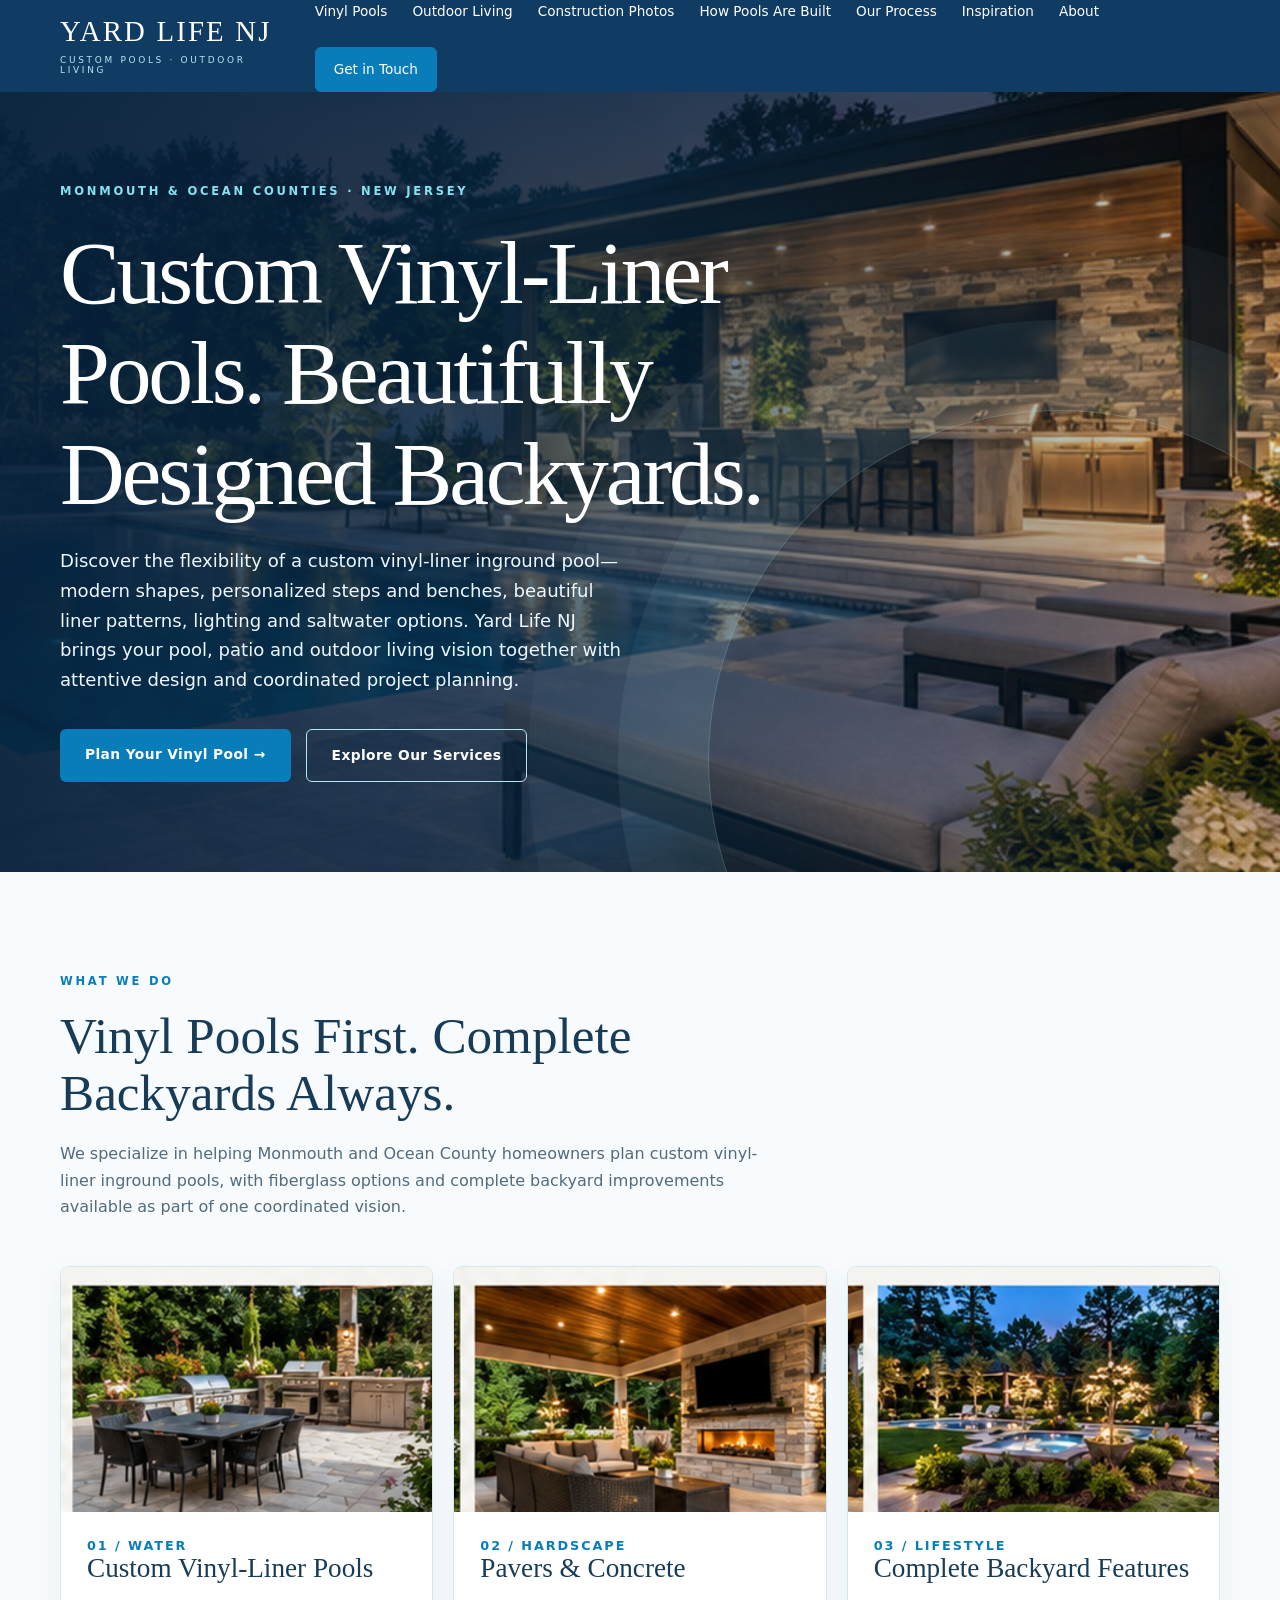
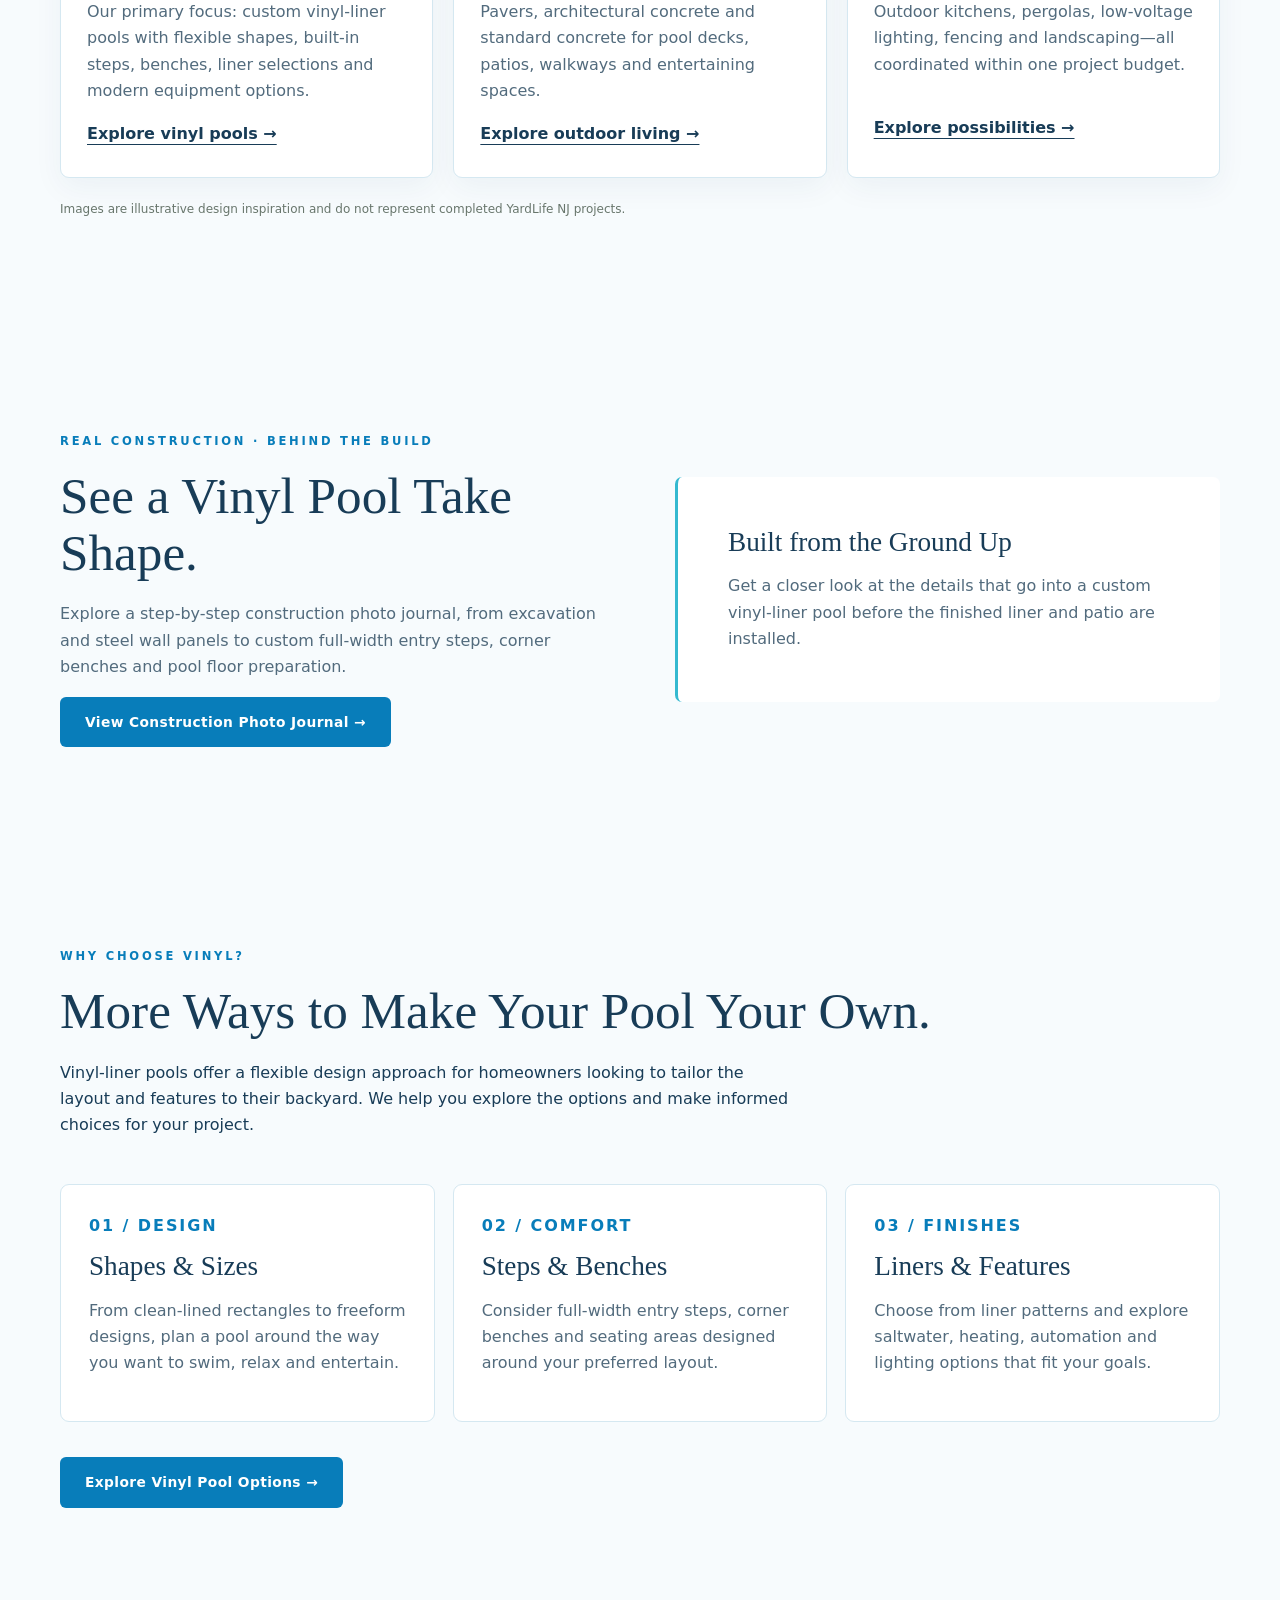
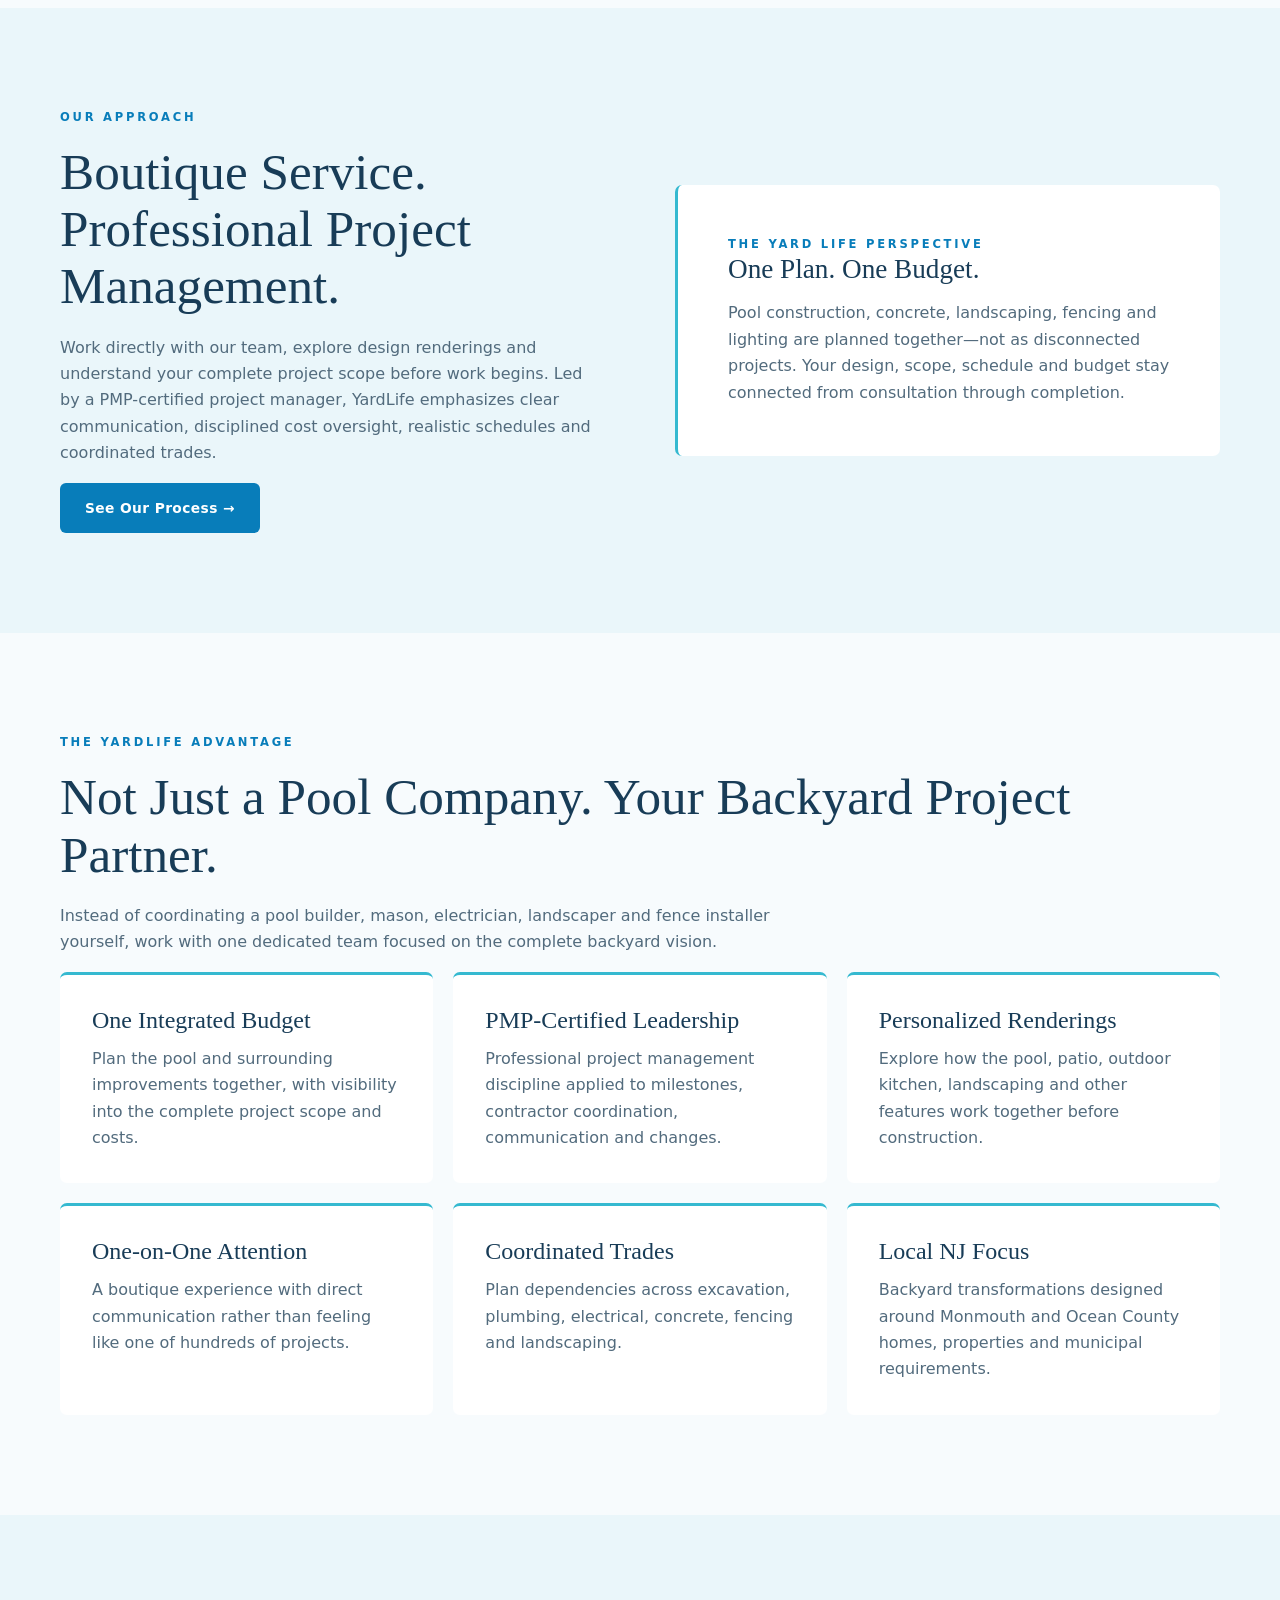
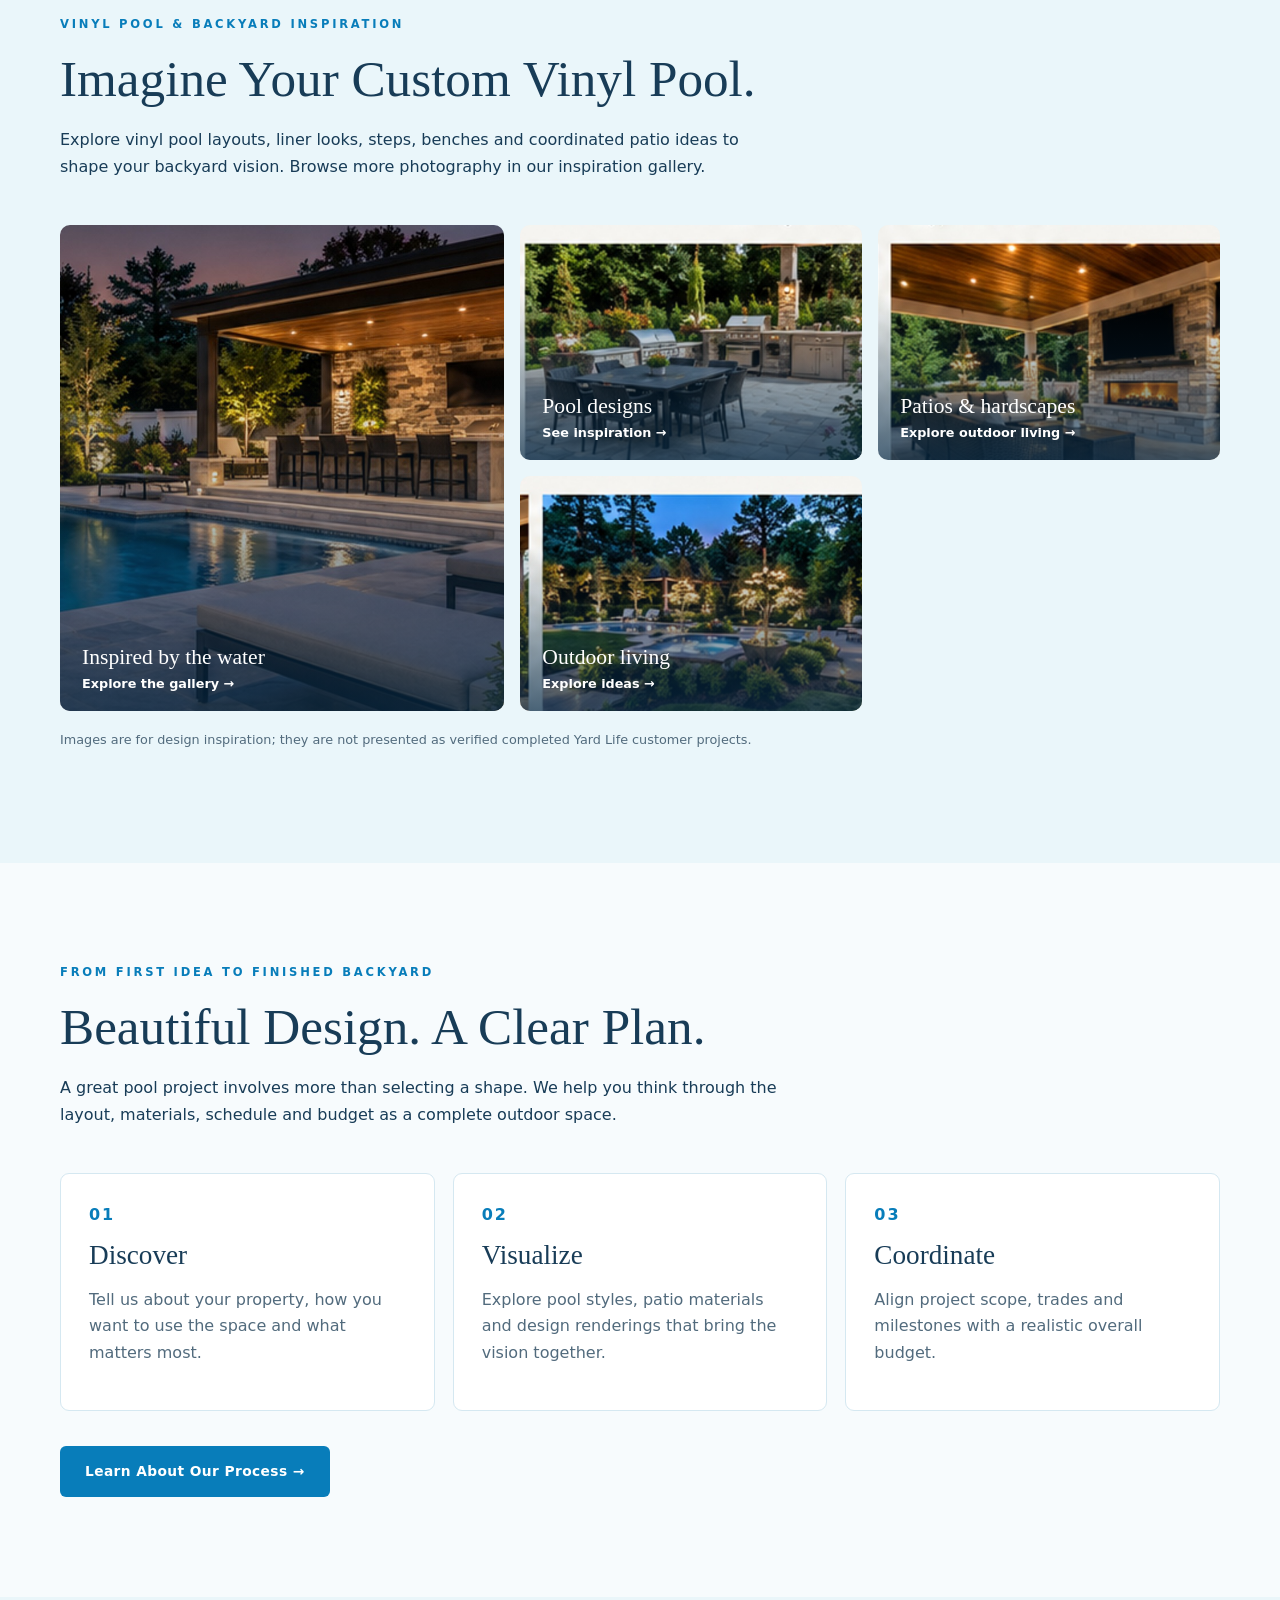
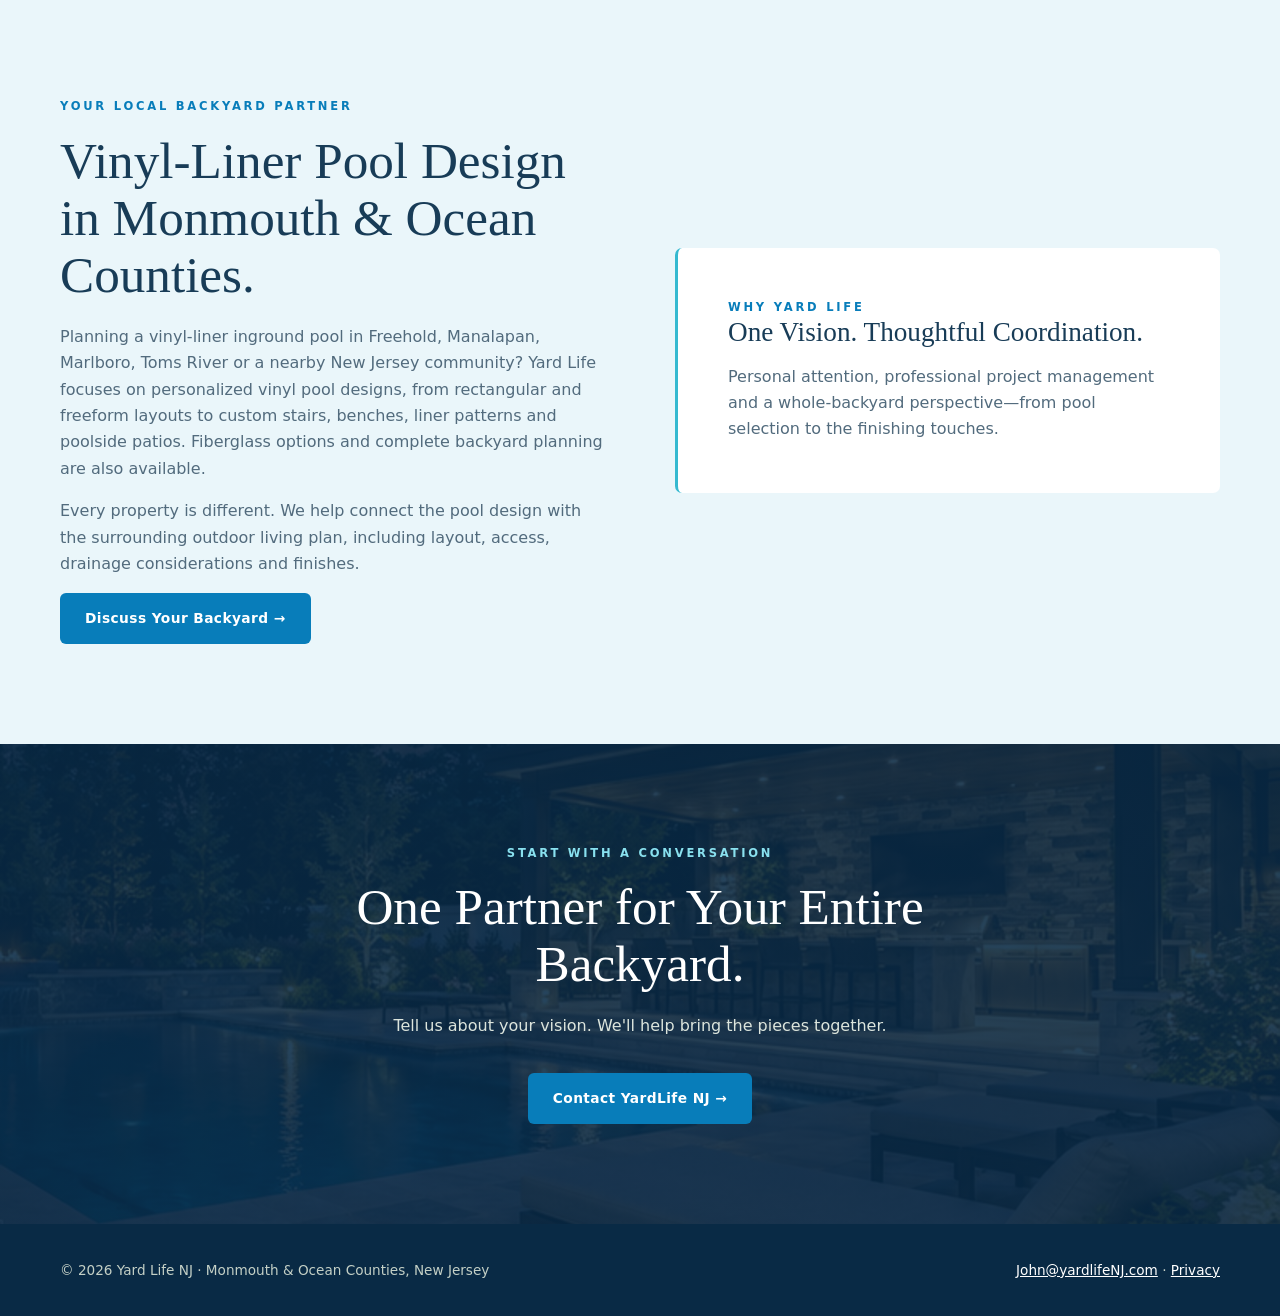
<file: index.html>
<!doctype html>
<html lang="en"><head><meta charset="utf-8"><meta name="viewport" content="width=device-width, initial-scale=1">
<title>Vinyl Liner Pool Builders in Monmouth &amp; Ocean County, NJ | Yard Life</title>
<meta name="description" content="Explore custom vinyl-liner inground pools, steps, benches, saltwater systems and beautiful pool patios with Yard Life NJ, serving Monmouth and Ocean Counties.">
<link rel="canonical" href="https://yardlifenj.com/"><meta name="theme-color" content="#103b60">
<style>
:root{--dark:#14251e;--green:#274c39;--gold:#c6a876;--paper:#f7f5ef;--ink:#223029;--muted:#65736a}*{box-sizing:border-box}html{scroll-behavior:smooth}body{margin:0;background:var(--paper);color:var(--ink);font:16px/1.65 system-ui,-apple-system,Segoe UI,sans-serif}a{color:inherit}a:focus-visible,button:focus-visible{outline:3px solid var(--gold);outline-offset:4px}.wrap{width:min(1160px,calc(100% - 44px));margin:auto}.top{background:var(--dark);color:#fff}.top-inner{min-height:86px;display:flex;align-items:center;justify-content:space-between;gap:24px}.brand{text-decoration:none;font-family:Georgia,serif;font-size:1.8rem;letter-spacing:.075em;line-height:1}.brand small{display:block;font:500 .56rem system-ui;letter-spacing:.3em;margin-top:10px;color:#d8d2c4}.nav{display:flex;align-items:center;gap:25px;flex-wrap:wrap}.nav a{text-decoration:none;font-size:.85rem}.nav a:hover{text-decoration:underline}.nav .contact{border:1px solid #a7aa99;padding:10px 18px}.hero{background:linear-gradient(90deg,rgba(9,27,20,.88) 0%,rgba(9,27,20,.65) 46%,rgba(9,27,20,.18) 100%),url('https://images.unsplash.com/photo-1576013551627-0cc20b96c2a7?auto=format&fit=crop&w=2200&q=85') center 55%/cover no-repeat;color:#fff;min-height:620px;display:flex;align-items:center;position:relative;overflow:hidden}.hero:after{content:"";position:absolute;right:-130px;bottom:-240px;width:700px;height:700px;border:1px solid #ffffff30;border-radius:50%;box-shadow:0 0 0 90px #ffffff09,0 0 0 180px #ffffff06;pointer-events:none}.hero .wrap{position:relative;z-index:1;padding:90px 0}.eyebrow{font-size:.72rem;letter-spacing:.24em;text-transform:uppercase;font-weight:700;color:var(--gold)}h1,h2,h3{font-family:Georgia,serif;font-weight:400;line-height:1.12}h1{font-size:clamp(3.5rem,7vw,6.7rem);letter-spacing:-.035em;max-width:850px;margin:22px 0}h2{font-size:clamp(2.3rem,4vw,3.7rem);margin:16px 0 20px}h3{font-size:1.7rem;margin:0 0 12px}.hero p{max-width:570px;color:#e0e7df;font-size:1.13rem}.buttons{display:flex;gap:15px;flex-wrap:wrap;margin-top:34px}.btn{display:inline-block;text-decoration:none;background:var(--gold);color:#18251c;padding:14px 25px;font-weight:700;font-size:.86rem;letter-spacing:.03em}.btn.secondary{background:transparent;color:#fff;border:1px solid #a7b6aa}.section{padding:100px 0}.intro{max-width:730px;margin-bottom:45px}.intro p,.card p,.split p{color:var(--muted)}.cards{display:grid;grid-template-columns:repeat(3,1fr);gap:20px}.card{background:#fff;border:1px solid #e5e6df;padding:0 0 30px;overflow:hidden}.card img{display:block;width:100%;height:245px;object-fit:cover}.card h3,.card p,.card a,.card .num{margin-left:26px;margin-right:26px}.card .num{display:block;margin-top:26px}.card p{min-height:100px}.card a{display:inline-block}.card .num{font:700 .8rem system-ui;color:#7b896d;letter-spacing:.15em}.card a{font-weight:700;text-underline-offset:5px}.cream{background:#e9ece5}.split{display:grid;grid-template-columns:1fr 1fr;gap:70px;align-items:center}.feature{padding:50px;border-left:3px solid var(--gold);background:#fff}.feature p{margin-bottom:0}.closing{background:linear-gradient(rgba(11,30,23,.87),rgba(11,30,23,.87)),url('https://images.unsplash.com/photo-1564013799919-ab600027ffc6?auto=format&fit=crop&w=1800&q=80') center/cover;color:#fff;text-align:center;padding:100px 20px}.closing p{color:#dce5dd}.closing h2{max-width:780px;margin:15px auto 20px}footer{background:#101e18;color:#c4d0c6;padding:35px 0;font-size:.85rem}footer .wrap{display:flex;justify-content:space-between;gap:20px;flex-wrap:wrap}footer a{color:#fff}@media(max-width:800px){.top-inner{padding:22px 0;align-items:flex-start;flex-direction:column}.nav{gap:14px}.hero{min-height:550px}.section{padding:65px 0}.cards,.split{grid-template-columns:1fr}.split{gap:25px}.feature{padding:30px}}@media(max-width:420px){.nav{gap:10px}.nav a{font-size:.75rem}.hero h1{font-size:3.2rem}}
.adv-grid{display:grid;grid-template-columns:repeat(3,1fr);gap:20px}.adv-item{background:#fff;padding:32px;border-top:3px solid var(--gold)}.adv-item strong{display:block;font:400 1.5rem Georgia,serif;margin-bottom:12px}.adv-item p{color:var(--muted);margin:0}.review-panel{background:#fff;padding:38px;border:1px solid #e3e5dc}.review-panel p{max-width:720px;color:var(--muted)}@media(max-width:800px){.adv-grid{grid-template-columns:1fr}} .sample-grid{display:grid;grid-template-columns:repeat(3,minmax(0,1fr));gap:20px;margin-top:35px}.sample-review{background:white;border:1px solid #dde2d9;padding:28px;display:flex;flex-direction:column;gap:12px}.sample-review p{font-family:Georgia,serif;font-size:1.08rem;line-height:1.6;flex:1;margin:4px 0}.sample-review strong{color:var(--green)}.sample-review span{font-size:.83rem;color:var(--muted)}.sample-tag{font-size:.64rem;letter-spacing:.1em;font-weight:800;color:#7c6c50}@media(max-width:850px){.sample-grid{grid-template-columns:1fr 1fr}}@media(max-width:580px){.sample-grid{grid-template-columns:1fr}} .sample-review{padding:0;overflow:hidden;gap:10px}.sample-review>*:not(.sample-photo){margin-left:24px;margin-right:24px}.sample-review>span{margin-bottom:24px}.sample-review .sample-photo{display:block;width:100%;height:190px;object-fit:cover}.sample-review .sample-tag{margin-top:15px}.sample-review p{font-size:1rem}.sample-review strong{margin-top:8px} :root{--dark:#103b60;--green:#17618b;--gold:#1689c2;--paper:#f2f7fa;--ink:#153650;--muted:#526b7d}body{background:var(--paper)}.top{background:#103b60}.brand small{color:#a9d7ed}.nav .contact{background:#1689c2;border-color:#1689c2;color:white;border-radius:5px}.nav a:hover{color:#8ddcf2}.hero{background:linear-gradient(90deg,rgba(7,38,66,.91) 0%,rgba(7,48,82,.69) 47%,rgba(7,48,82,.12) 100%),url('hero.jpg') center 52%/cover no-repeat;min-height:650px}.hero:after{border-color:#b3e5f344;box-shadow:0 0 0 90px #b3e5f311,0 0 0 180px #b3e5f30a}.eyebrow{color:#1689c2}.hero .eyebrow,.closing .eyebrow{color:#8ddcf2}.hero p{color:#edf7ff}.btn{background:#1689c2;color:white;border-radius:5px;transition:background .2s,transform .2s}.btn:hover{background:#0e6e9f;transform:translateY(-2px)}.btn.secondary{border-color:#c3e9fa}.card{border-color:#dce8f0;border-radius:9px;box-shadow:0 10px 30px #103b600d}.card .num{color:#1689c2}.cream{background:#e5f0f6}.feature{border-left-color:#1689c2;border-radius:7px}.adv-item{border-top-color:#1689c2;border-radius:7px}.closing{background:linear-gradient(#082f50e6,#082f50e6),url('hero.jpg') center/cover}footer{background:#092a45}.sample-review strong{color:#17618b}.sample-tag{color:#17618b}a:focus-visible,button:focus-visible{outline-color:#65c8df}@media(max-width:800px){.hero{min-height:590px;background-position:60% center}.top-inner{gap:15px}.nav{row-gap:12px}.hero .wrap{padding:75px 0}}@media(max-width:420px){.hero h1{font-size:clamp(2.8rem,12vw,3.4rem)}}
.project-grid{display:grid;grid-template-columns:1.3fr 1fr 1fr;grid-template-rows:235px 235px;gap:16px}.project-tile{position:relative;overflow:hidden;border-radius:10px;display:block;color:white;min-height:200px}.project-large{grid-row:span 2}.project-tile img{width:100%;height:100%;object-fit:cover;transition:transform .4s}.project-tile:hover img{transform:scale(1.04)}.project-tile:after{content:"";position:absolute;inset:30% 0 0;background:linear-gradient(transparent,#072b48b8)}.project-tile span{position:absolute;z-index:1;bottom:20px;left:22px;font:400 1.35rem Georgia,serif}.project-tile b{display:block;font:600 .8rem system-ui;margin-top:6px}.image-disclaimer{font-size:.8rem;color:var(--muted);margin-top:18px}.planning-grid{display:grid;grid-template-columns:repeat(3,1fr);gap:18px;margin:35px 0}.planning-grid article{padding:28px;background:#fff;border:1px solid #dce8f0;border-radius:9px}.planning-grid span{color:#1689c2;font-weight:800;letter-spacing:.12em}.planning-grid h3{margin-top:12px}.planning-grid p{color:var(--muted)}@media(max-width:800px){.project-grid{grid-template-columns:1fr 1fr;grid-template-rows:auto}.project-large{grid-row:span 1;grid-column:span 2;min-height:350px}.project-tile{min-height:230px}.planning-grid{grid-template-columns:1fr}}@media(max-width:500px){.project-grid{grid-template-columns:1fr}.project-large{grid-column:span 1;min-height:270px}.project-tile{min-height:240px}}
</style><link rel="stylesheet" href="/yardlife-theme.css?v=20261114"></head><body>
<header class="top"><div class="wrap top-inner"><a class="brand" href="/" aria-label="Yard Life NJ home">YARD LIFE NJ<small>CUSTOM POOLS · OUTDOOR LIVING</small></a><nav class="nav" aria-label="Main navigation"><a href="/inground-pools.html">Vinyl Pools</a><a href="/outdoor-living.html">Outdoor Living</a><a href="/vinyl-pool-construction.html">Construction Photos</a><a href="/how-a-pool-is-built.html">How Pools Are Built</a><a href="/pool-building-process.html">Our Process</a><a href="/gallery.html">Inspiration</a><a href="/about.html">About</a><a class="contact" href="/contact.html">Get in Touch</a></nav></div></header>
<main><section class="hero"><div class="wrap"><div class="eyebrow">MONMOUTH &amp; OCEAN COUNTIES · NEW JERSEY</div><h1>Custom Vinyl-Liner Pools. Beautifully Designed Backyards.</h1><p>Discover the flexibility of a custom vinyl-liner inground pool—modern shapes, personalized steps and benches, beautiful liner patterns, lighting and saltwater options. Yard Life NJ brings your pool, patio and outdoor living vision together with attentive design and coordinated project planning.</p><div class="buttons"><a class="btn" href="/contact.html">Plan Your Vinyl Pool →</a><a class="btn secondary" href="#services">Explore Our Services</a></div></div></section>
<section class="section" id="services"><div class="wrap"><div class="intro"><div class="eyebrow">WHAT WE DO</div><h2>Vinyl Pools First. Complete Backyards Always.</h2><p>We specialize in helping Monmouth and Ocean County homeowners plan custom vinyl-liner inground pools, with fiberglass options and complete backyard improvements available as part of one coordinated vision.</p></div><div class="cards"><article class="card"><img src="photo-2.jpg" alt="Inground swimming pool inspiration" loading="lazy"><div class="num">01 / WATER</div><h3>Custom Vinyl-Liner Pools</h3><p>Our primary focus: custom vinyl-liner pools with flexible shapes, built-in steps, benches, liner selections and modern equipment options.</p><a href="/inground-pools.html">Explore vinyl pools →</a></article><article class="card"><img src="photo-3.jpg" alt="Upscale home and outdoor living inspiration" loading="lazy"><div class="num">02 / HARDSCAPE</div><h3>Pavers &amp; Concrete</h3><p>Pavers, architectural concrete and standard concrete for pool decks, patios, walkways and entertaining spaces.</p><a href="/outdoor-living.html">Explore outdoor living →</a></article><article class="card"><img src="photo-4.jpg" alt="Luxury living design inspiration" loading="lazy"><div class="num">03 / LIFESTYLE</div><h3>Complete Backyard Features</h3><p>Outdoor kitchens, pergolas, low-voltage lighting, fencing and landscaping—all coordinated within one project budget.</p><a href="/outdoor-living.html">Explore possibilities →</a></article></div><p style="font-size:.75rem;color:#68766c;margin-top:22px">Images are illustrative design inspiration and do not represent completed YardLife NJ projects.</p></div></section>
<section class="section" id="construction-preview"><div class="wrap split"><div><div class="eyebrow">REAL CONSTRUCTION · BEHIND THE BUILD</div><h2>See a Vinyl Pool Take Shape.</h2><p>Explore a step-by-step construction photo journal, from excavation and steel wall panels to custom full-width entry steps, corner benches and pool floor preparation.</p><a class="btn" href="/vinyl-pool-construction.html">View Construction Photo Journal →</a></div><div class="feature"><h3>Built from the Ground Up</h3><p>Get a closer look at the details that go into a custom vinyl-liner pool before the finished liner and patio are installed.</p></div></div></section>
<section class="section vinyl-highlight" id="vinyl-benefits"><div class="wrap"><div class="eyebrow">WHY CHOOSE VINYL?</div><h2>More Ways to Make Your Pool Your Own.</h2><p class="intro">Vinyl-liner pools offer a flexible design approach for homeowners looking to tailor the layout and features to their backyard. We help you explore the options and make informed choices for your project.</p><div class="planning-grid"><article><span>01 / DESIGN</span><h3>Shapes & Sizes</h3><p>From clean-lined rectangles to freeform designs, plan a pool around the way you want to swim, relax and entertain.</p></article><article><span>02 / COMFORT</span><h3>Steps & Benches</h3><p>Consider full-width entry steps, corner benches and seating areas designed around your preferred layout.</p></article><article><span>03 / FINISHES</span><h3>Liners & Features</h3><p>Choose from liner patterns and explore saltwater, heating, automation and lighting options that fit your goals.</p></article></div><a class="btn" href="/inground-pools.html">Explore Vinyl Pool Options →</a></div></section>
<section class="section cream"><div class="wrap split"><div><div class="eyebrow">OUR APPROACH</div><h2>Boutique Service. Professional Project Management.</h2><p>Work directly with our team, explore design renderings and understand your complete project scope before work begins. Led by a PMP-certified project manager, YardLife emphasizes clear communication, disciplined cost oversight, realistic schedules and coordinated trades.</p><a class="btn" href="/pool-building-process.html">See Our Process →</a></div><div class="feature"><div class="eyebrow">THE YARD LIFE PERSPECTIVE</div><h3>One Plan. One Budget.</h3><p>Pool construction, concrete, landscaping, fencing and lighting are planned together—not as disconnected projects. Your design, scope, schedule and budget stay connected from consultation through completion.</p></div></div></section>
<section class="section" id="why-yardlife"><div class="wrap"><div class="eyebrow">THE YARDLIFE ADVANTAGE</div><h2>Not Just a Pool Company. Your Backyard Project Partner.</h2><p class="lead" style="max-width:780px;color:var(--muted)">Instead of coordinating a pool builder, mason, electrician, landscaper and fence installer yourself, work with one dedicated team focused on the complete backyard vision.</p><div class="adv-grid"><div class="adv-item"><strong>One Integrated Budget</strong><p>Plan the pool and surrounding improvements together, with visibility into the complete project scope and costs.</p></div><div class="adv-item"><strong>PMP-Certified Leadership</strong><p>Professional project management discipline applied to milestones, contractor coordination, communication and changes.</p></div><div class="adv-item"><strong>Personalized Renderings</strong><p>Explore how the pool, patio, outdoor kitchen, landscaping and other features work together before construction.</p></div><div class="adv-item"><strong>One-on-One Attention</strong><p>A boutique experience with direct communication rather than feeling like one of hundreds of projects.</p></div><div class="adv-item"><strong>Coordinated Trades</strong><p>Plan dependencies across excavation, plumbing, electrical, concrete, fencing and landscaping.</p></div><div class="adv-item"><strong>Local NJ Focus</strong><p>Backyard transformations designed around Monmouth and Ocean County homes, properties and municipal requirements.</p></div></div></div></section><section class="section cream" id="projects"><div class="wrap"><div class="eyebrow">VINYL POOL & BACKYARD INSPIRATION</div><h2>Imagine Your Custom Vinyl Pool.</h2><p class="intro">Explore vinyl pool layouts, liner looks, steps, benches and coordinated patio ideas to shape your backyard vision. Browse more photography in our inspiration gallery.</p><div class="project-grid"><a href="/gallery.html" class="project-tile project-large"><img src="hero.jpg" loading="lazy" alt="Inground swimming pool and surrounding backyard design inspiration"><span>Inspired by the water <b>Explore the gallery →</b></span></a><a href="/gallery.html" class="project-tile"><img src="photo-2.jpg" loading="lazy" alt="Swimming pool design and outdoor space inspiration"><span>Pool designs <b>See inspiration →</b></span></a><a href="/outdoor-living.html" class="project-tile"><img src="photo-3.jpg" loading="lazy" alt="Poolside patio and hardscape design inspiration"><span>Patios & hardscapes <b>Explore outdoor living →</b></span></a><a href="/gallery.html" class="project-tile"><img src="photo-4.jpg" loading="lazy" alt="Backyard entertaining and landscape design inspiration"><span>Outdoor living <b>Explore ideas →</b></span></a></div><p class="image-disclaimer">Images are for design inspiration; they are not presented as verified completed Yard Life customer projects.</p></div></section>
<section class="section" id="planning"><div class="wrap"><div class="eyebrow">FROM FIRST IDEA TO FINISHED BACKYARD</div><h2>Beautiful Design. A Clear Plan.</h2><p class="intro">A great pool project involves more than selecting a shape. We help you think through the layout, materials, schedule and budget as a complete outdoor space.</p><div class="planning-grid"><article><span>01</span><h3>Discover</h3><p>Tell us about your property, how you want to use the space and what matters most.</p></article><article><span>02</span><h3>Visualize</h3><p>Explore pool styles, patio materials and design renderings that bring the vision together.</p></article><article><span>03</span><h3>Coordinate</h3><p>Align project scope, trades and milestones with a realistic overall budget.</p></article></div><a class="btn" href="/pool-building-process.html">Learn About Our Process →</a></div></section>
<section class="section cream" id="local"><div class="wrap split"><div><div class="eyebrow">YOUR LOCAL BACKYARD PARTNER</div><h2>Vinyl-Liner Pool Design in Monmouth & Ocean Counties.</h2><p>Planning a vinyl-liner inground pool in Freehold, Manalapan, Marlboro, Toms River or a nearby New Jersey community? Yard Life focuses on personalized vinyl pool designs, from rectangular and freeform layouts to custom stairs, benches, liner patterns and poolside patios. Fiberglass options and complete backyard planning are also available.</p><p>Every property is different. We help connect the pool design with the surrounding outdoor living plan, including layout, access, drainage considerations and finishes.</p><a class="btn" href="/contact.html">Discuss Your Backyard →</a></div><div class="feature"><div class="eyebrow">WHY YARD LIFE</div><h3>One Vision. Thoughtful Coordination.</h3><p>Personal attention, professional project management and a whole-backyard perspective—from pool selection to the finishing touches.</p></div></div></section>
<section class="closing"><div class="eyebrow">START WITH A CONVERSATION</div><h2>One Partner for Your Entire Backyard.</h2><p>Tell us about your vision. We'll help bring the pieces together.</p><div class="buttons" style="justify-content:center"><a class="btn" href="/contact.html">Contact YardLife NJ →</a></div></section></main>
<footer><div class="wrap"><span>© 2026 Yard Life NJ · Monmouth &amp; Ocean Counties, New Jersey</span><span><a href="mailto:John@yardlifeNJ.com">John@yardlifeNJ.com</a> · <a href="/privacy.html">Privacy</a></span></div></footer></body></html>
</file>
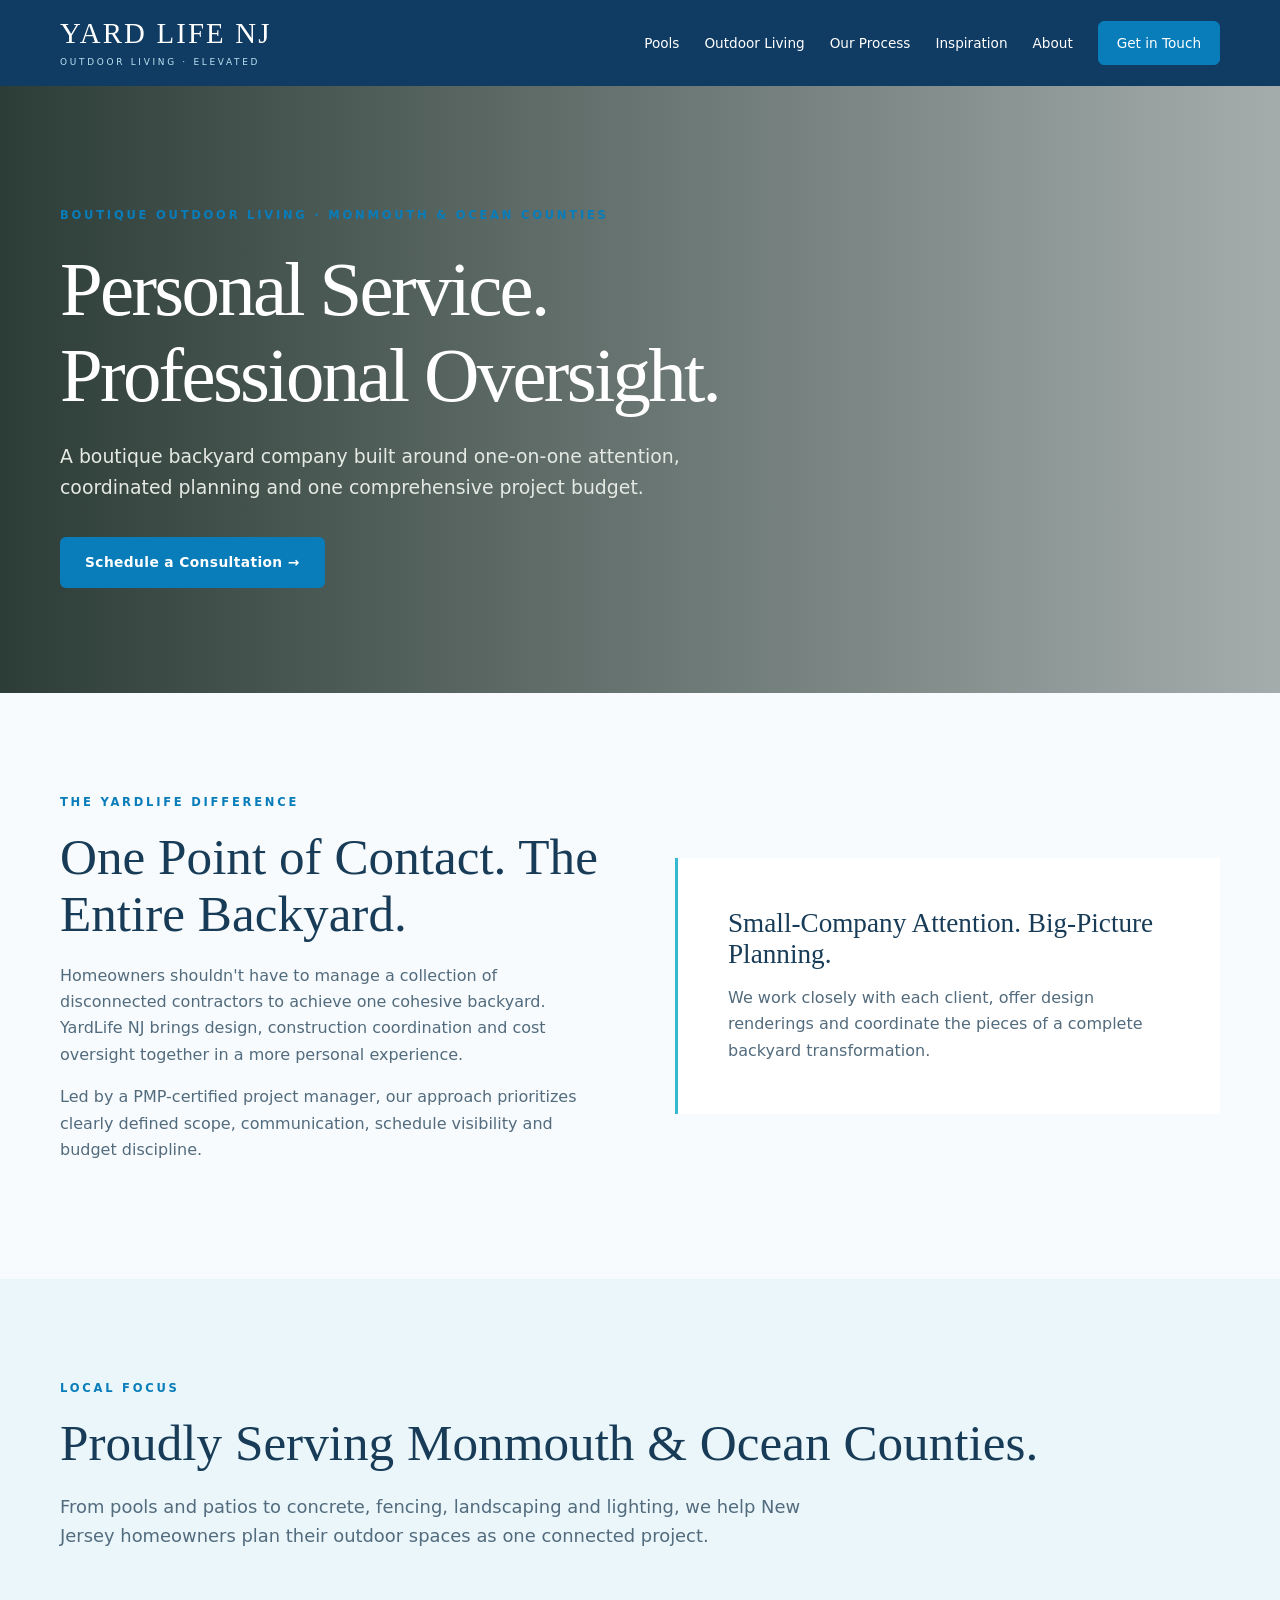
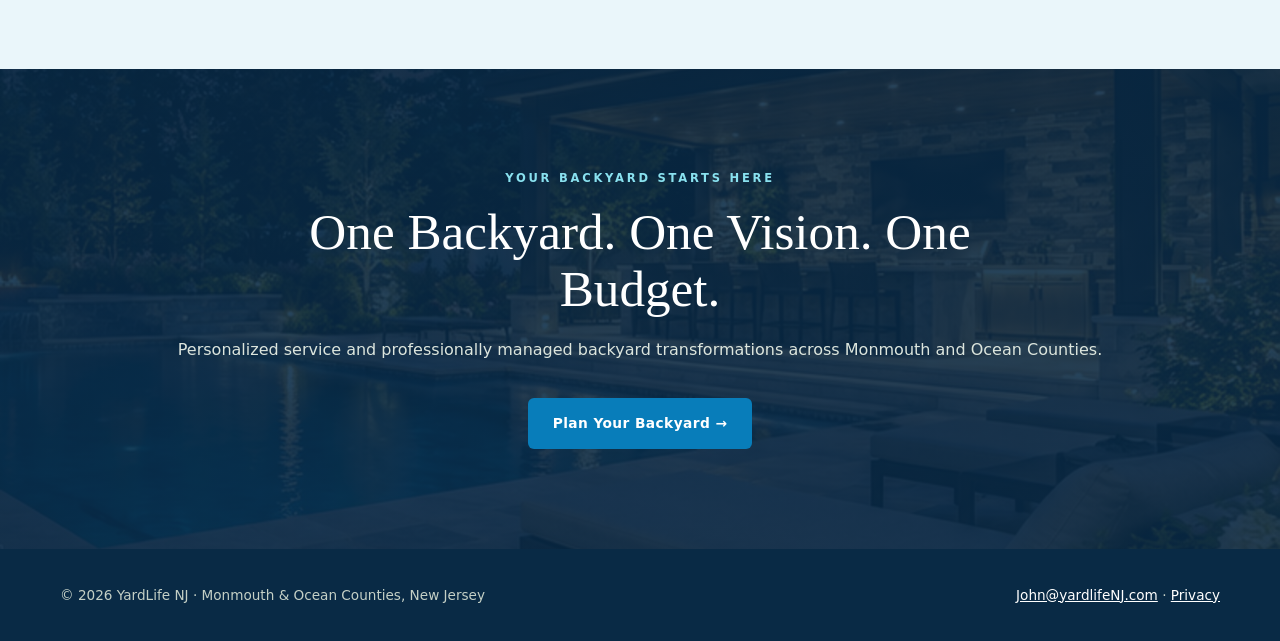
<file: about.html>
<!doctype html><html lang="en"><head><meta charset="utf-8"><meta name="viewport" content="width=device-width,initial-scale=1"><title>About Our Boutique Backyard Company | YardLife NJ</title><meta name="description" content="YardLife NJ is a boutique outdoor living company serving Monmouth and Ocean Counties with PMP-certified project leadership."><meta name="theme-color" content="#14251e"><style>
:root{--dark:#14251e;--green:#274c39;--gold:#c6a876;--paper:#f7f5ef;--ink:#223029;--muted:#65736a}*{box-sizing:border-box}html{scroll-behavior:smooth}body{margin:0;background:var(--paper);color:var(--ink);font:16px/1.65 system-ui,-apple-system,Segoe UI,sans-serif}a{color:inherit}a:focus-visible,button:focus-visible{outline:3px solid var(--gold);outline-offset:4px}.wrap{width:min(1160px,calc(100% - 44px));margin:auto}.top{background:var(--dark);color:#fff}.top-inner{min-height:86px;display:flex;align-items:center;justify-content:space-between;gap:24px}.brand{text-decoration:none;font-family:Georgia,serif;font-size:1.8rem;letter-spacing:.075em;line-height:1}.brand small{display:block;font:500 .56rem system-ui;letter-spacing:.3em;margin-top:10px;color:#d8d2c4}.nav{display:flex;align-items:center;gap:25px;flex-wrap:wrap}.nav a{text-decoration:none;font-size:.85rem}.nav a:hover{text-decoration:underline}.nav .contact{border:1px solid #a7aa99;padding:10px 18px}.hero{background:linear-gradient(90deg,rgba(9,27,20,.88) 0%,rgba(9,27,20,.65) 46%,rgba(9,27,20,.18) 100%),url('https://images.unsplash.com/photo-1576013551627-0cc20b96c2a7?auto=format&fit=crop&w=2200&q=85') center 55%/cover no-repeat;color:#fff;min-height:620px;display:flex;align-items:center;position:relative;overflow:hidden}.hero:after{content:"";position:absolute;right:-130px;bottom:-240px;width:700px;height:700px;border:1px solid #ffffff30;border-radius:50%;box-shadow:0 0 0 90px #ffffff09,0 0 0 180px #ffffff06;pointer-events:none}.hero .wrap{position:relative;z-index:1;padding:90px 0}.eyebrow{font-size:.72rem;letter-spacing:.24em;text-transform:uppercase;font-weight:700;color:var(--gold)}h1,h2,h3{font-family:Georgia,serif;font-weight:400;line-height:1.12}h1{font-size:clamp(3.5rem,7vw,6.7rem);letter-spacing:-.035em;max-width:850px;margin:22px 0}h2{font-size:clamp(2.3rem,4vw,3.7rem);margin:16px 0 20px}h3{font-size:1.7rem;margin:0 0 12px}.hero p{max-width:570px;color:#e0e7df;font-size:1.13rem}.buttons{display:flex;gap:15px;flex-wrap:wrap;margin-top:34px}.btn{display:inline-block;text-decoration:none;background:var(--gold);color:#18251c;padding:14px 25px;font-weight:700;font-size:.86rem;letter-spacing:.03em}.btn.secondary{background:transparent;color:#fff;border:1px solid #a7b6aa}.section{padding:100px 0}.intro{max-width:730px;margin-bottom:45px}.intro p,.card p,.split p{color:var(--muted)}.cards{display:grid;grid-template-columns:repeat(3,1fr);gap:20px}.card{background:#fff;border:1px solid #e5e6df;padding:0 0 30px;overflow:hidden}.card img{display:block;width:100%;height:245px;object-fit:cover}.card h3,.card p,.card a,.card .num{margin-left:26px;margin-right:26px}.card .num{display:block;margin-top:26px}.card p{min-height:100px}.card a{display:inline-block}.card .num{font:700 .8rem system-ui;color:#7b896d;letter-spacing:.15em}.card a{font-weight:700;text-underline-offset:5px}.cream{background:#e9ece5}.split{display:grid;grid-template-columns:1fr 1fr;gap:70px;align-items:center}.feature{padding:50px;border-left:3px solid var(--gold);background:#fff}.feature p{margin-bottom:0}.closing{background:linear-gradient(rgba(11,30,23,.87),rgba(11,30,23,.87)),url('https://images.unsplash.com/photo-1564013799919-ab600027ffc6?auto=format&fit=crop&w=1800&q=80') center/cover;color:#fff;text-align:center;padding:100px 20px}.closing p{color:#dce5dd}.closing h2{max-width:780px;margin:15px auto 20px}footer{background:#101e18;color:#c4d0c6;padding:35px 0;font-size:.85rem}footer .wrap{display:flex;justify-content:space-between;gap:20px;flex-wrap:wrap}footer a{color:#fff}@media(max-width:800px){.top-inner{padding:22px 0;align-items:flex-start;flex-direction:column}.nav{gap:14px}.hero{min-height:550px}.section{padding:65px 0}.cards,.split{grid-template-columns:1fr}.split{gap:25px}.feature{padding:30px}}@media(max-width:420px){.nav{gap:10px}.nav a{font-size:.75rem}.hero h1{font-size:3.2rem}}

.pagehero{background:linear-gradient(90deg,rgba(9,27,20,.85),rgba(9,27,20,.35)),var(--photo) center/cover no-repeat;color:white;padding:120px 0 105px}.pagehero h1{font-size:clamp(3rem,6vw,5.4rem);max-width:850px}.pagehero p{font-size:1.18rem;max-width:690px;color:#e5e9e3}.tiles{display:grid;grid-template-columns:repeat(3,1fr);gap:24px}.tile{background:#fff;border:1px solid #e1e5df;overflow:hidden}.tile img{height:230px;width:100%;object-fit:cover;display:block}.tile .inside{padding:28px}.tile p{color:var(--muted)}.steps{display:grid;grid-template-columns:repeat(2,1fr);gap:22px}.step{background:white;padding:32px;border-left:3px solid var(--gold)}.step span{font-size:.75rem;letter-spacing:.16em;color:var(--green);font-weight:bold}.step p{color:var(--muted)}.lead{max-width:760px;color:var(--muted);font-size:1.12rem}.notice{font-size:.8rem;color:var(--muted);margin-top:24px}.contactbox{background:white;padding:38px;border:1px solid #e0e5dc}.contactbox a{color:var(--green);font-weight:bold}@media(max-width:800px){.tiles,.steps{grid-template-columns:1fr}.pagehero{padding:75px 0}.tile img{height:250px}}</style><link rel="stylesheet" href="/yardlife-theme.css?v=20261114"></head><body><header class="top"><div class="wrap top-inner"><a class="brand" href="/">YARD LIFE NJ<small>OUTDOOR LIVING · ELEVATED</small></a><nav class="nav" aria-label="Main navigation"><a href="/inground-pools.html">Pools</a><a href="/outdoor-living.html">Outdoor Living</a><a href="/pool-building-process.html">Our Process</a><a href="/gallery.html">Inspiration</a><a href="/about.html">About</a><a class="contact" href="/contact.html">Get in Touch</a></nav></div></header><main><section class="pagehero" style="--photo:url('https://images.unsplash.com/photo-1564013799919-ab600027ffc6?auto=format&fit=crop&w=1800&q=85')"><div class="wrap"><div class="eyebrow">BOUTIQUE OUTDOOR LIVING · MONMOUTH &amp; OCEAN COUNTIES</div><h1>Personal Service. Professional Oversight.</h1><p>A boutique backyard company built around one-on-one attention, coordinated planning and one comprehensive project budget.</p><div class="buttons"><a class="btn" href="/contact.html">Schedule a Consultation →</a></div></div></section><section class="section"><div class="wrap split"><div><div class="eyebrow">THE YARDLIFE DIFFERENCE</div><h2>One Point of Contact. The Entire Backyard.</h2><p>Homeowners shouldn't have to manage a collection of disconnected contractors to achieve one cohesive backyard. YardLife NJ brings design, construction coordination and cost oversight together in a more personal experience.</p><p>Led by a PMP-certified project manager, our approach prioritizes clearly defined scope, communication, schedule visibility and budget discipline.</p></div><div class="feature"><h3>Small-Company Attention. Big-Picture Planning.</h3><p>We work closely with each client, offer design renderings and coordinate the pieces of a complete backyard transformation.</p></div></div></section><section class="section cream"><div class="wrap"><div class="eyebrow">LOCAL FOCUS</div><h2>Proudly Serving Monmouth &amp; Ocean Counties.</h2><p class="lead">From pools and patios to concrete, fencing, landscaping and lighting, we help New Jersey homeowners plan their outdoor spaces as one connected project.</p></div></section></main><section class="closing"><div class="eyebrow">YOUR BACKYARD STARTS HERE</div><h2>One Backyard. One Vision. One Budget.</h2><p>Personalized service and professionally managed backyard transformations across Monmouth and Ocean Counties.</p><div class="buttons" style="justify-content:center"><a class="btn" href="/contact.html">Plan Your Backyard →</a></div></section><footer><div class="wrap"><span>© 2026 YardLife NJ · Monmouth &amp; Ocean Counties, New Jersey</span><span><a href="mailto:John@yardlifeNJ.com">John@yardlifeNJ.com</a> · <a href="/privacy.html">Privacy</a></span></div></footer></body></html>
</file>
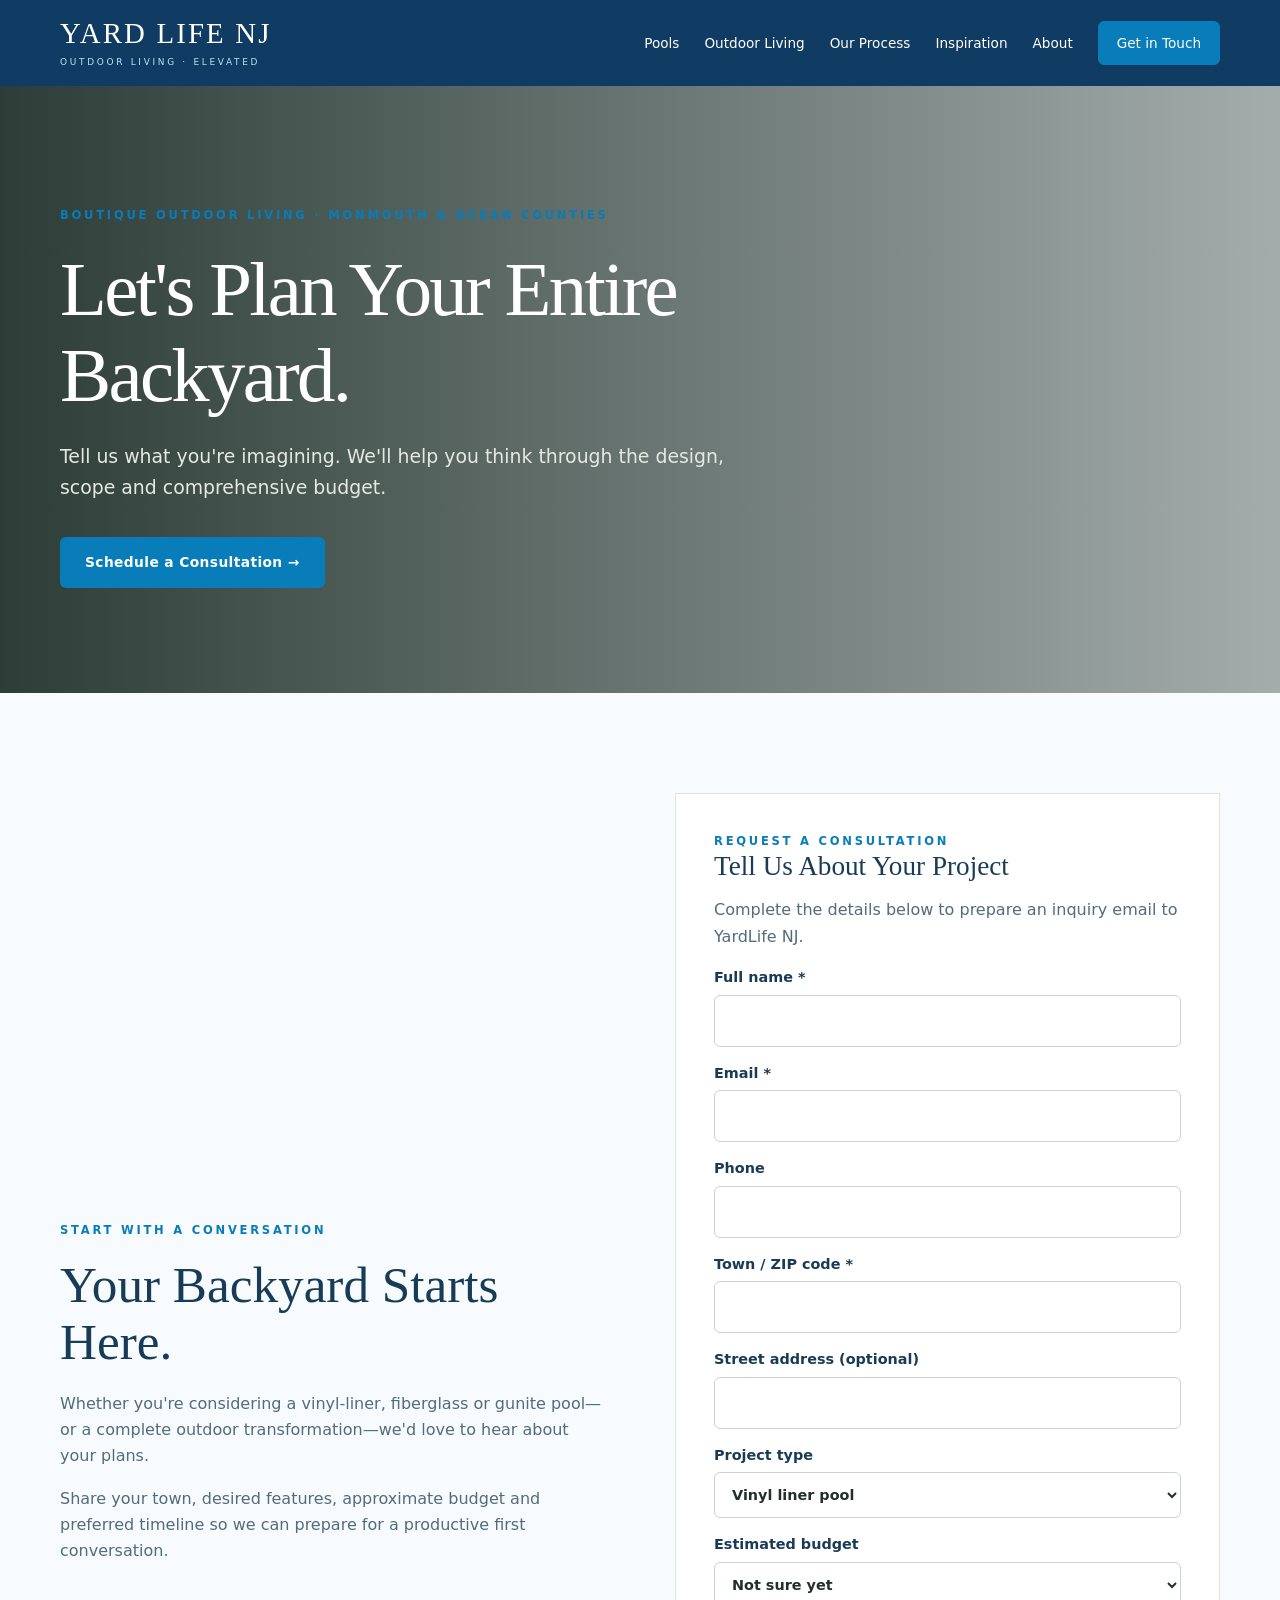
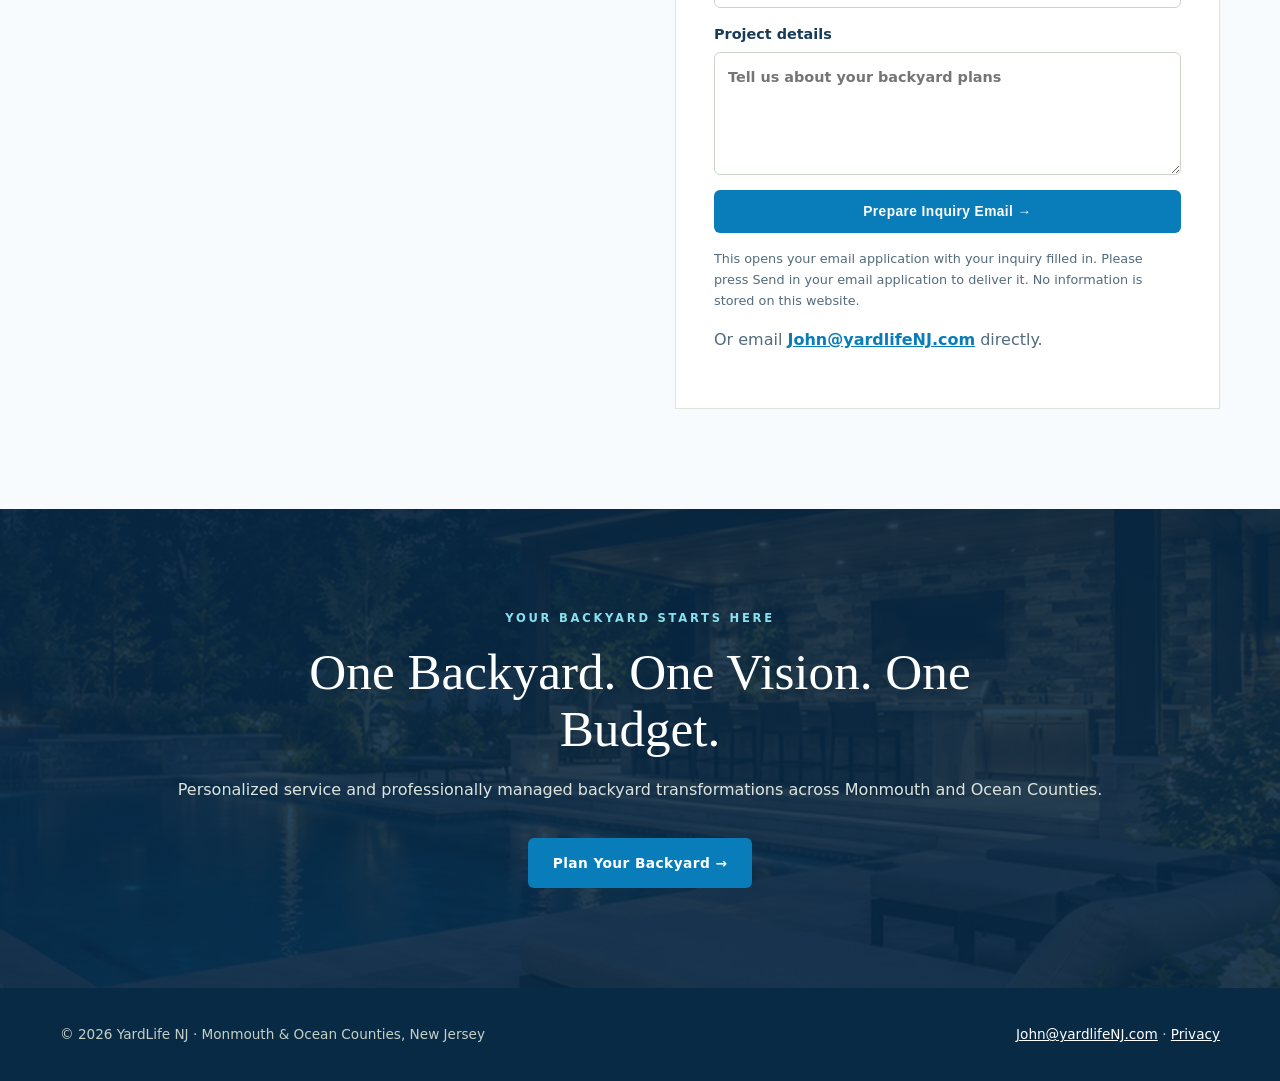
<file: contact.html>
<!doctype html><html lang="en"><head><meta charset="utf-8"><meta name="viewport" content="width=device-width,initial-scale=1"><title>Contact & Private Backyard Consultation | YardLife NJ</title><meta name="description" content="Start your complete backyard project with YardLife NJ, serving Monmouth and Ocean Counties."><meta name="theme-color" content="#14251e"><style>
:root{--dark:#14251e;--green:#274c39;--gold:#c6a876;--paper:#f7f5ef;--ink:#223029;--muted:#65736a}*{box-sizing:border-box}html{scroll-behavior:smooth}body{margin:0;background:var(--paper);color:var(--ink);font:16px/1.65 system-ui,-apple-system,Segoe UI,sans-serif}a{color:inherit}a:focus-visible,button:focus-visible{outline:3px solid var(--gold);outline-offset:4px}.wrap{width:min(1160px,calc(100% - 44px));margin:auto}.top{background:var(--dark);color:#fff}.top-inner{min-height:86px;display:flex;align-items:center;justify-content:space-between;gap:24px}.brand{text-decoration:none;font-family:Georgia,serif;font-size:1.8rem;letter-spacing:.075em;line-height:1}.brand small{display:block;font:500 .56rem system-ui;letter-spacing:.3em;margin-top:10px;color:#d8d2c4}.nav{display:flex;align-items:center;gap:25px;flex-wrap:wrap}.nav a{text-decoration:none;font-size:.85rem}.nav a:hover{text-decoration:underline}.nav .contact{border:1px solid #a7aa99;padding:10px 18px}.hero{background:linear-gradient(90deg,rgba(9,27,20,.88) 0%,rgba(9,27,20,.65) 46%,rgba(9,27,20,.18) 100%),url('https://images.unsplash.com/photo-1576013551627-0cc20b96c2a7?auto=format&fit=crop&w=2200&q=85') center 55%/cover no-repeat;color:#fff;min-height:620px;display:flex;align-items:center;position:relative;overflow:hidden}.hero:after{content:"";position:absolute;right:-130px;bottom:-240px;width:700px;height:700px;border:1px solid #ffffff30;border-radius:50%;box-shadow:0 0 0 90px #ffffff09,0 0 0 180px #ffffff06;pointer-events:none}.hero .wrap{position:relative;z-index:1;padding:90px 0}.eyebrow{font-size:.72rem;letter-spacing:.24em;text-transform:uppercase;font-weight:700;color:var(--gold)}h1,h2,h3{font-family:Georgia,serif;font-weight:400;line-height:1.12}h1{font-size:clamp(3.5rem,7vw,6.7rem);letter-spacing:-.035em;max-width:850px;margin:22px 0}h2{font-size:clamp(2.3rem,4vw,3.7rem);margin:16px 0 20px}h3{font-size:1.7rem;margin:0 0 12px}.hero p{max-width:570px;color:#e0e7df;font-size:1.13rem}.buttons{display:flex;gap:15px;flex-wrap:wrap;margin-top:34px}.btn{display:inline-block;text-decoration:none;background:var(--gold);color:#18251c;padding:14px 25px;font-weight:700;font-size:.86rem;letter-spacing:.03em}.btn.secondary{background:transparent;color:#fff;border:1px solid #a7b6aa}.section{padding:100px 0}.intro{max-width:730px;margin-bottom:45px}.intro p,.card p,.split p{color:var(--muted)}.cards{display:grid;grid-template-columns:repeat(3,1fr);gap:20px}.card{background:#fff;border:1px solid #e5e6df;padding:0 0 30px;overflow:hidden}.card img{display:block;width:100%;height:245px;object-fit:cover}.card h3,.card p,.card a,.card .num{margin-left:26px;margin-right:26px}.card .num{display:block;margin-top:26px}.card p{min-height:100px}.card a{display:inline-block}.card .num{font:700 .8rem system-ui;color:#7b896d;letter-spacing:.15em}.card a{font-weight:700;text-underline-offset:5px}.cream{background:#e9ece5}.split{display:grid;grid-template-columns:1fr 1fr;gap:70px;align-items:center}.feature{padding:50px;border-left:3px solid var(--gold);background:#fff}.feature p{margin-bottom:0}.closing{background:linear-gradient(rgba(11,30,23,.87),rgba(11,30,23,.87)),url('https://images.unsplash.com/photo-1564013799919-ab600027ffc6?auto=format&fit=crop&w=1800&q=80') center/cover;color:#fff;text-align:center;padding:100px 20px}.closing p{color:#dce5dd}.closing h2{max-width:780px;margin:15px auto 20px}footer{background:#101e18;color:#c4d0c6;padding:35px 0;font-size:.85rem}footer .wrap{display:flex;justify-content:space-between;gap:20px;flex-wrap:wrap}footer a{color:#fff}@media(max-width:800px){.top-inner{padding:22px 0;align-items:flex-start;flex-direction:column}.nav{gap:14px}.hero{min-height:550px}.section{padding:65px 0}.cards,.split{grid-template-columns:1fr}.split{gap:25px}.feature{padding:30px}}@media(max-width:420px){.nav{gap:10px}.nav a{font-size:.75rem}.hero h1{font-size:3.2rem}}

.pagehero{background:linear-gradient(90deg,rgba(9,27,20,.85),rgba(9,27,20,.35)),var(--photo) center/cover no-repeat;color:white;padding:120px 0 105px}.pagehero h1{font-size:clamp(3rem,6vw,5.4rem);max-width:850px}.pagehero p{font-size:1.18rem;max-width:690px;color:#e5e9e3}.tiles{display:grid;grid-template-columns:repeat(3,1fr);gap:24px}.tile{background:#fff;border:1px solid #e1e5df;overflow:hidden}.tile img{height:230px;width:100%;object-fit:cover;display:block}.tile .inside{padding:28px}.tile p{color:var(--muted)}.steps{display:grid;grid-template-columns:repeat(2,1fr);gap:22px}.step{background:white;padding:32px;border-left:3px solid var(--gold)}.step span{font-size:.75rem;letter-spacing:.16em;color:var(--green);font-weight:bold}.step p{color:var(--muted)}.lead{max-width:760px;color:var(--muted);font-size:1.12rem}.notice{font-size:.8rem;color:var(--muted);margin-top:24px}.contactbox{background:white;padding:38px;border:1px solid #e0e5dc}.contactbox a{color:var(--green);font-weight:bold}@media(max-width:800px){.tiles,.steps{grid-template-columns:1fr}.pagehero{padding:75px 0}.tile img{height:250px}} .contactbox input,.contactbox select,.contactbox textarea{display:block;width:100%;border:1px solid #cbd4ca;border-radius:6px;padding:13px;margin-top:5px;font:inherit;background:#fff;color:#223029}.contactbox label{font-size:.9rem;font-weight:600}.contactbox input:focus,.contactbox textarea:focus,.contactbox select:focus{outline:2px solid #c6a876;outline-offset:1px}@media(max-width:800px){.contactbox{padding:22px}.contactbox .btn{width:100%}}</style><link rel="stylesheet" href="/yardlife-theme.css?v=20261114"></head><body><header class="top"><div class="wrap top-inner"><a class="brand" href="/">YARD LIFE NJ<small>OUTDOOR LIVING · ELEVATED</small></a><nav class="nav" aria-label="Main navigation"><a href="/inground-pools.html">Pools</a><a href="/outdoor-living.html">Outdoor Living</a><a href="/pool-building-process.html">Our Process</a><a href="/gallery.html">Inspiration</a><a href="/about.html">About</a><a class="contact" href="/contact.html">Get in Touch</a></nav></div></header><main><section class="pagehero" style="--photo:url('https://images.unsplash.com/photo-1564013799919-ab600027ffc6?auto=format&fit=crop&w=1800&q=85')"><div class="wrap"><div class="eyebrow">BOUTIQUE OUTDOOR LIVING · MONMOUTH &amp; OCEAN COUNTIES</div><h1>Let's Plan Your Entire Backyard.</h1><p>Tell us what you're imagining. We'll help you think through the design, scope and comprehensive budget.</p><div class="buttons"><a class="btn" href="/contact.html">Schedule a Consultation →</a></div></div></section><section class="section"><div class="wrap split"><div><div class="eyebrow">START WITH A CONVERSATION</div><h2>Your Backyard Starts Here.</h2><p>Whether you're considering a vinyl-liner, fiberglass or gunite pool—or a complete outdoor transformation—we'd love to hear about your plans.</p><p>Share your town, desired features, approximate budget and preferred timeline so we can prepare for a productive first conversation.</p></div><div class="contactbox"><div class="eyebrow">REQUEST A CONSULTATION</div><h3>Tell Us About Your Project</h3><p>Complete the details below to prepare an inquiry email to YardLife NJ.</p><form id="inquiry" onsubmit="return sendInquiry(event)" style="display:grid;gap:15px"><label>Full name *<input name="name" required autocomplete="name"></label><label>Email *<input name="email" type="email" required autocomplete="email"></label><label>Phone <input name="phone" type="tel" autocomplete="tel"></label><label>Town / ZIP code *<input name="town" required autocomplete="address-level2"></label><label>Street address (optional)<input name="address" autocomplete="street-address"></label><label>Project type<select name="project"><option>Vinyl liner pool</option><option>Fiberglass pool</option><option>Complete backyard transformation</option><option>Patio and hardscaping</option><option>Outdoor kitchen or pergola</option><option>Other</option></select></label><label>Estimated budget<select name="budget"><option>Not sure yet</option><option>Under $50,000</option><option>$50,000–$100,000</option><option>Over $100,000</option></select></label><label>Project details<textarea name="details" rows="4" placeholder="Tell us about your backyard plans"></textarea></label><button class="btn" type="submit" style="border:0;cursor:pointer">Prepare Inquiry Email →</button><p class="notice" style="margin:0">This opens your email application with your inquiry filled in. Please press Send in your email application to deliver it. No information is stored on this website.</p></form><p>Or email <a href="mailto:John@yardlifeNJ.com">John@yardlifeNJ.com</a> directly.</p></div></div></section></main><section class="closing"><div class="eyebrow">YOUR BACKYARD STARTS HERE</div><h2>One Backyard. One Vision. One Budget.</h2><p>Personalized service and professionally managed backyard transformations across Monmouth and Ocean Counties.</p><div class="buttons" style="justify-content:center"><a class="btn" href="/contact.html">Plan Your Backyard →</a></div></section><footer><div class="wrap"><span>© 2026 YardLife NJ · Monmouth &amp; Ocean Counties, New Jersey</span><span><a href="mailto:John@yardlifeNJ.com">John@yardlifeNJ.com</a> · <a href="/privacy.html">Privacy</a></span></div></footer><script>function sendInquiry(e){e.preventDefault();const d=new FormData(e.currentTarget);const fields=[['Name','name'],['Email','email'],['Phone','phone'],['Town / ZIP','town'],['Street address (optional)','address'],['Project','project'],['Budget','budget'],['Details','details']];const body=fields.map(([label,key])=>label+': '+(d.get(key)||'Not provided')).join('\n');window.location.href='mailto:John@yardlifeNJ.com?subject='+encodeURIComponent('YardLife NJ Website Inquiry - '+d.get('town'))+'&body='+encodeURIComponent(body);return false}</script></body></html>
</file>
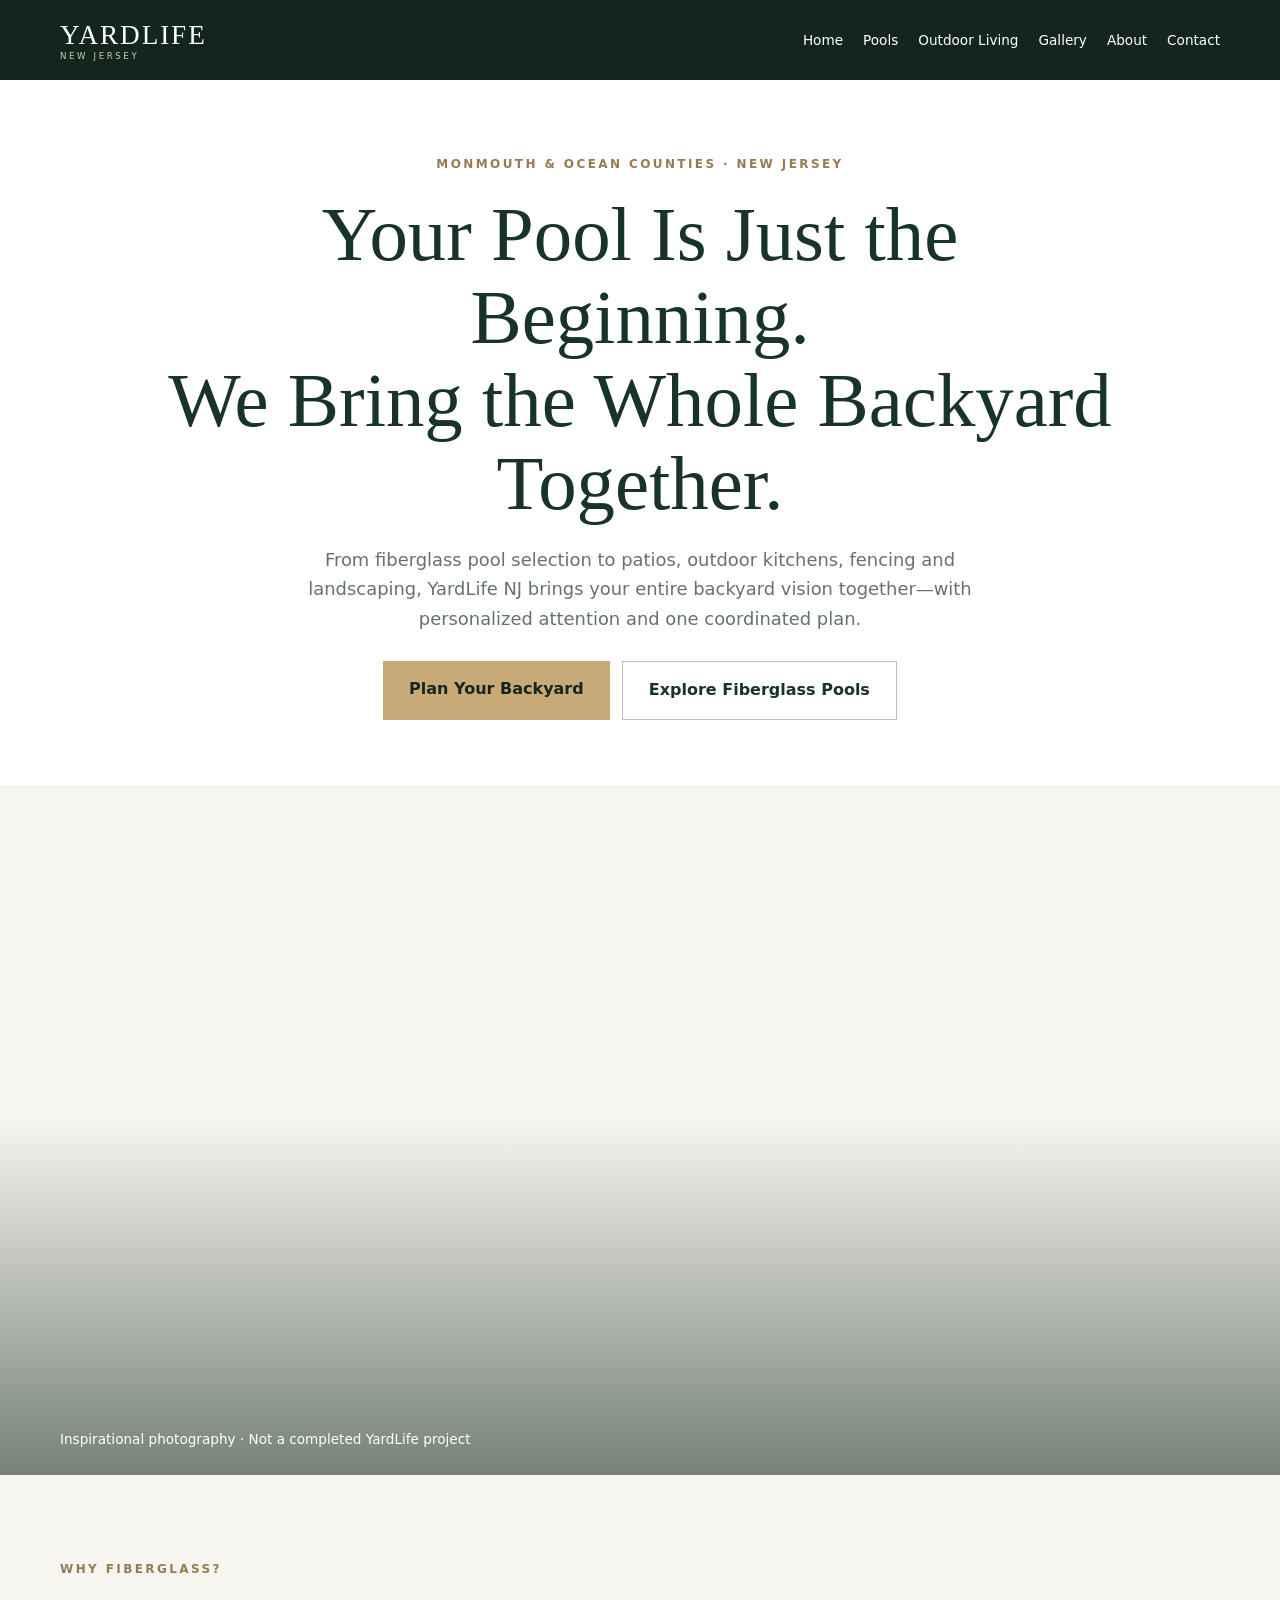
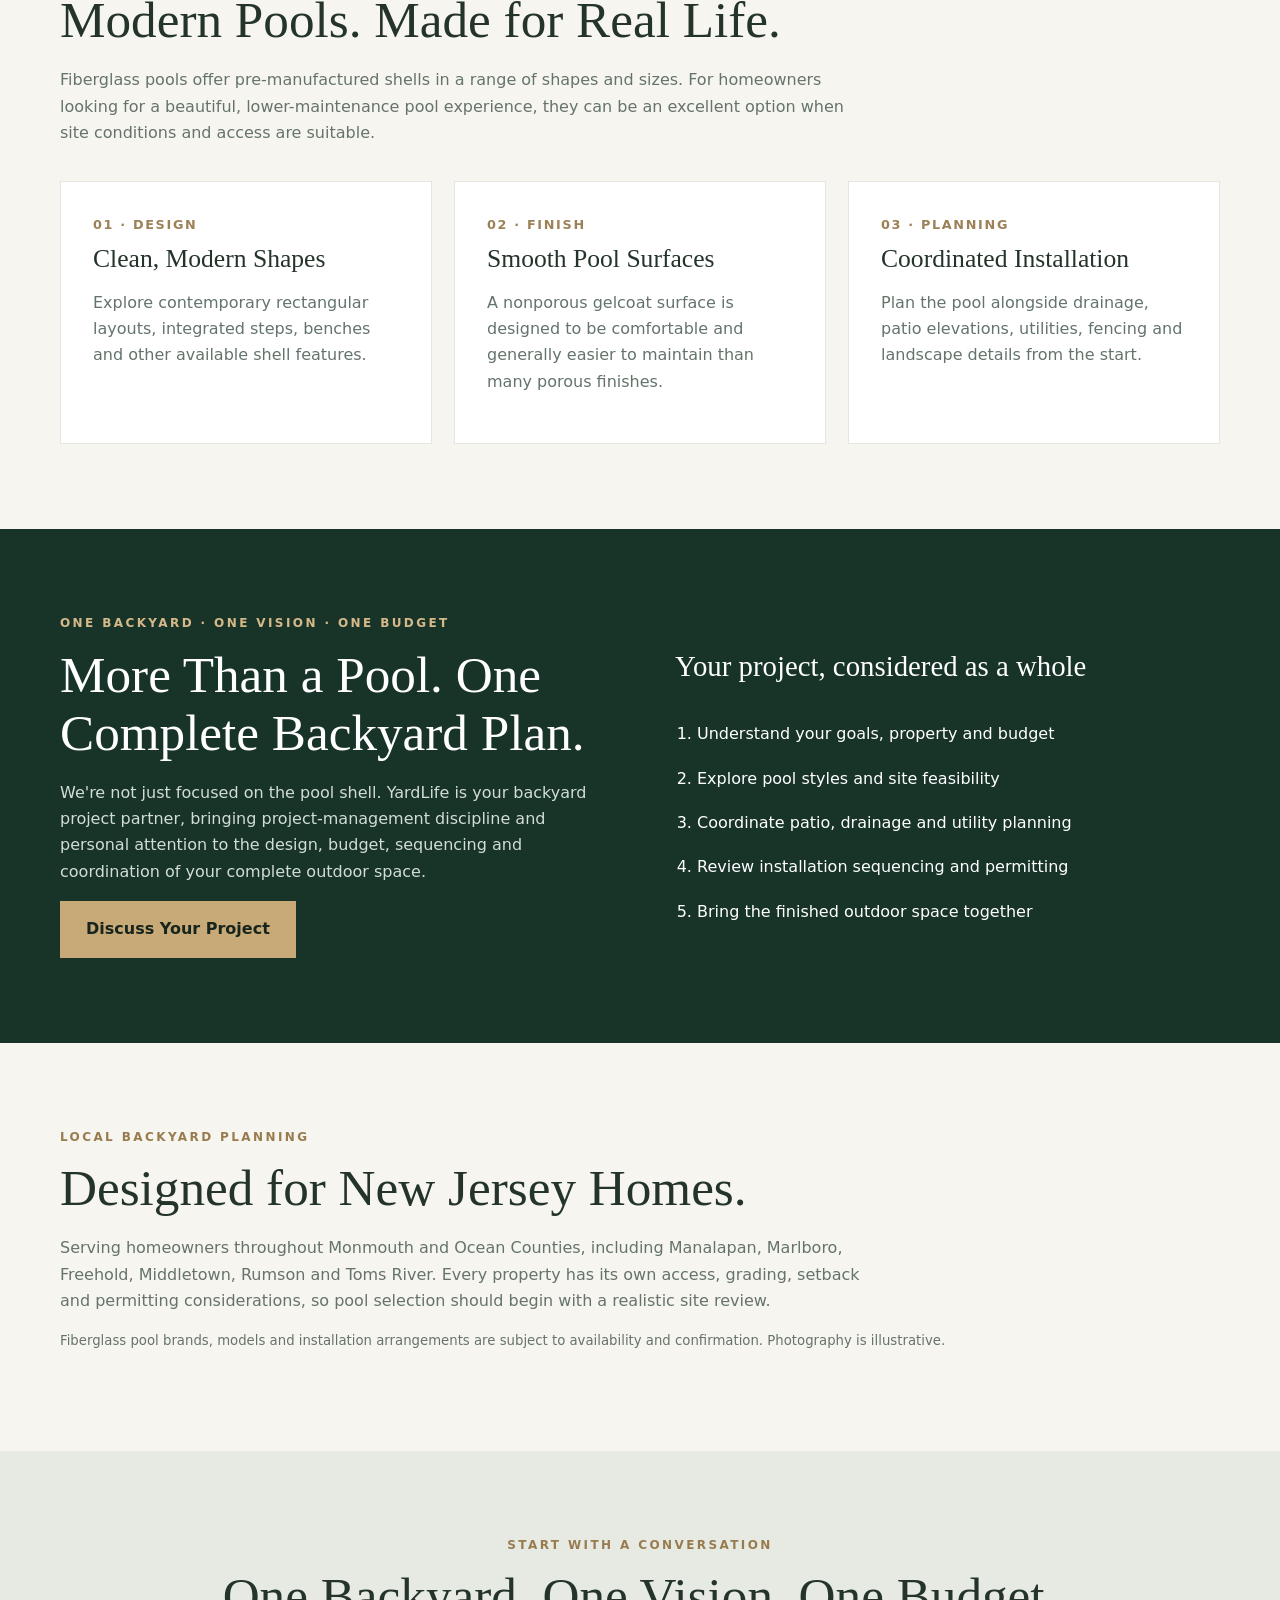
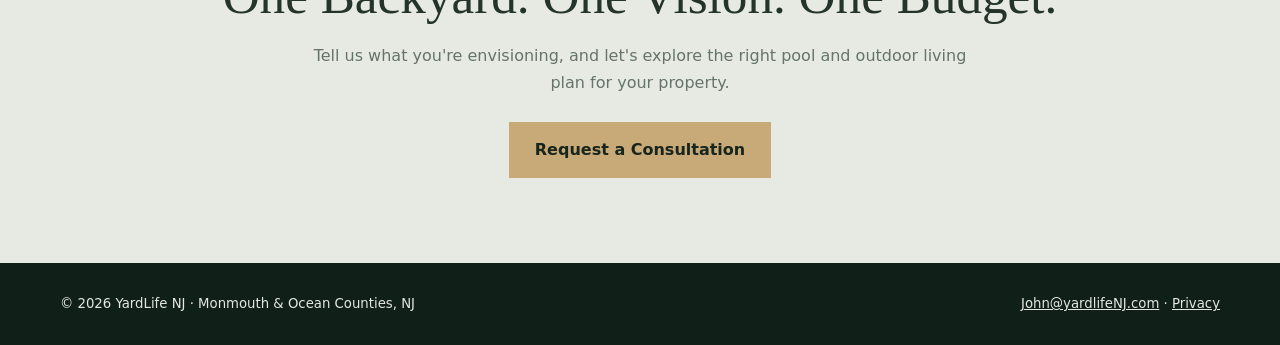
<file: fiberglass-pools.html>
<!doctype html><html lang="en"><head><meta charset="utf-8"><meta name="viewport" content="width=device-width,initial-scale=1"><title>Fiberglass Inground Pools in Monmouth & Ocean County NJ | YardLife NJ</title><meta name="description" content="Explore fiberglass inground pool options and coordinated backyard design with YardLife NJ. Serving homeowners across Monmouth and Ocean Counties, New Jersey."><link rel="canonical" href="https://yardlifenj.com/fiberglass-pools.html"><meta name="theme-color" content="#14251e"><style>
:root{--green:#14251e;--gold:#c8a978;--cream:#f7f5ef}*{box-sizing:border-box}body{margin:0;font:16px/1.65 system-ui,-apple-system,Segoe UI,sans-serif;color:#24342b;background:var(--cream)}a{color:inherit}.wrap{width:min(1160px,calc(100% - 40px));margin:auto}.top{background:var(--green);color:white}.top .wrap{min-height:80px;display:flex;align-items:center;justify-content:space-between;gap:22px}.brand{text-decoration:none;font:1.7rem Georgia,serif;letter-spacing:.07em}.brand small{display:block;font:500 .54rem system-ui;letter-spacing:.3em;color:#cfc8b8}.nav{display:flex;gap:20px;flex-wrap:wrap}.nav a{text-decoration:none;font-size:.85rem}.hero{text-align:center;padding:75px 20px 65px;background:#fff}.eyebrow{font-weight:750;color:#987b4f;letter-spacing:.2em;font-size:.75rem;text-transform:uppercase}.hero h1{font:400 clamp(2.8rem,6vw,5.6rem)/1.08 Georgia,serif;color:#183429;max-width:980px;margin:19px auto}.hero p{max-width:690px;margin:0 auto 28px;color:#64746b;font-size:1.12rem}.btn{display:inline-block;background:#c8a978;color:#18251c;text-decoration:none;padding:15px 26px;font-weight:750}.btn.alt{background:transparent;border:1px solid #bbc3b8;color:#183429}.actions{display:flex;gap:12px;justify-content:center;flex-wrap:wrap}.photo{height:clamp(340px,55vw,690px);position:relative;background:linear-gradient(0deg,rgba(11,34,24,.55),transparent 52%),url('https://images.unsplash.com/photo-1576013551627-0cc20b96c2a7?auto=format&fit=crop&w=2200&q=85') center/cover}.photo .caption{position:absolute;bottom:24px;left:max(20px,calc((100% - 1160px)/2));color:#fff;font-size:.85rem}.section{padding:85px 0}.section h2{font:400 clamp(2.2rem,4vw,3.7rem)/1.13 Georgia,serif;margin:12px 0 18px}.section p{color:#64746b}.intro{max-width:800px}.grid{display:grid;grid-template-columns:repeat(3,1fr);gap:22px;margin-top:35px}.card{background:white;border:1px solid #e5e7df;padding:32px}.card h3{font:400 1.6rem Georgia,serif;margin:8px 0}.num{color:#9c8157;font-size:.8rem;font-weight:800;letter-spacing:.13em}.dark{background:#183429;color:white}.dark p{color:#d2ddd5}.split{display:grid;grid-template-columns:1fr 1fr;gap:70px;align-items:center}.steps{padding-left:22px}.steps li{padding:9px 0}.note{font-size:.83rem;color:#6a776e}.cta{text-align:center;background:#e7eae3}.cta p{max-width:690px;margin:0 auto 26px}footer{background:#101f18;color:#e4e8e2;padding:30px 0;font-size:.83rem}footer .wrap{display:flex;justify-content:space-between;gap:20px;flex-wrap:wrap}@media(max-width:740px){.top .wrap{align-items:flex-start;padding:20px 0;flex-direction:column}.nav{gap:14px}.grid,.split{grid-template-columns:1fr}.hero{padding:55px 20px}.section{padding:60px 0}}
</style></head><body><header class="top"><div class="wrap"><a class="brand" href="/">YARDLIFE<small>NEW JERSEY</small></a><nav class="nav" aria-label="Main navigation"><a href="/">Home</a><a href="/inground-pools.html">Pools</a><a href="/outdoor-living.html">Outdoor Living</a><a href="/gallery.html">Gallery</a><a href="/about.html">About</a><a href="/contact.html">Contact</a></nav></div></header><main><section class="hero"><div class="eyebrow">MONMOUTH &amp; OCEAN COUNTIES · NEW JERSEY</div><h1>Your Pool Is Just the Beginning.<br>We Bring the Whole Backyard Together.</h1><p>From fiberglass pool selection to patios, outdoor kitchens, fencing and landscaping, YardLife NJ brings your entire backyard vision together—with personalized attention and one coordinated plan.</p><div class="actions"><a class="btn" href="/contact.html">Plan Your Backyard</a><a class="btn alt" href="#why-fiberglass">Explore Fiberglass Pools</a></div></section><div class="photo" role="img" aria-label="Illustrative photograph of an inground swimming pool and surrounding patio"><div class="caption">Inspirational photography · Not a completed YardLife project</div></div><section class="section" id="why-fiberglass"><div class="wrap"><div class="eyebrow">WHY FIBERGLASS?</div><h2>Modern Pools. Made for Real Life.</h2><p class="intro">Fiberglass pools offer pre-manufactured shells in a range of shapes and sizes. For homeowners looking for a beautiful, lower-maintenance pool experience, they can be an excellent option when site conditions and access are suitable.</p><div class="grid"><article class="card"><div class="num">01 · DESIGN</div><h3>Clean, Modern Shapes</h3><p>Explore contemporary rectangular layouts, integrated steps, benches and other available shell features.</p></article><article class="card"><div class="num">02 · FINISH</div><h3>Smooth Pool Surfaces</h3><p>A nonporous gelcoat surface is designed to be comfortable and generally easier to maintain than many porous finishes.</p></article><article class="card"><div class="num">03 · PLANNING</div><h3>Coordinated Installation</h3><p>Plan the pool alongside drainage, patio elevations, utilities, fencing and landscape details from the start.</p></article></div></div></section><section class="section dark"><div class="wrap split"><div><div class="eyebrow" style="color:#d6b988">ONE BACKYARD · ONE VISION · ONE BUDGET</div><h2>More Than a Pool. One Complete Backyard Plan.</h2><p>We're not just focused on the pool shell. YardLife is your backyard project partner, bringing project-management discipline and personal attention to the design, budget, sequencing and coordination of your complete outdoor space.</p><a class="btn" href="/contact.html">Discuss Your Project</a></div><div><h3 style="font:400 1.8rem Georgia,serif">Your project, considered as a whole</h3><ol class="steps"><li>Understand your goals, property and budget</li><li>Explore pool styles and site feasibility</li><li>Coordinate patio, drainage and utility planning</li><li>Review installation sequencing and permitting</li><li>Bring the finished outdoor space together</li></ol></div></div></section><section class="section"><div class="wrap"><div class="eyebrow">LOCAL BACKYARD PLANNING</div><h2>Designed for New Jersey Homes.</h2><p class="intro">Serving homeowners throughout Monmouth and Ocean Counties, including Manalapan, Marlboro, Freehold, Middletown, Rumson and Toms River. Every property has its own access, grading, setback and permitting considerations, so pool selection should begin with a realistic site review.</p><p class="note">Fiberglass pool brands, models and installation arrangements are subject to availability and confirmation. Photography is illustrative.</p></div></section><section class="section cta"><div class="wrap"><div class="eyebrow">START WITH A CONVERSATION</div><h2>One Backyard. One Vision. One Budget.</h2><p>Tell us what you're envisioning, and let's explore the right pool and outdoor living plan for your property.</p><a class="btn" href="/contact.html">Request a Consultation</a></div></section></main><footer><div class="wrap"><span>© 2026 YardLife NJ · Monmouth &amp; Ocean Counties, NJ</span><span><a href="mailto:John@yardlifeNJ.com">John@yardlifeNJ.com</a> · <a href="/privacy.html">Privacy</a></span></div></footer></body></html>
</file>
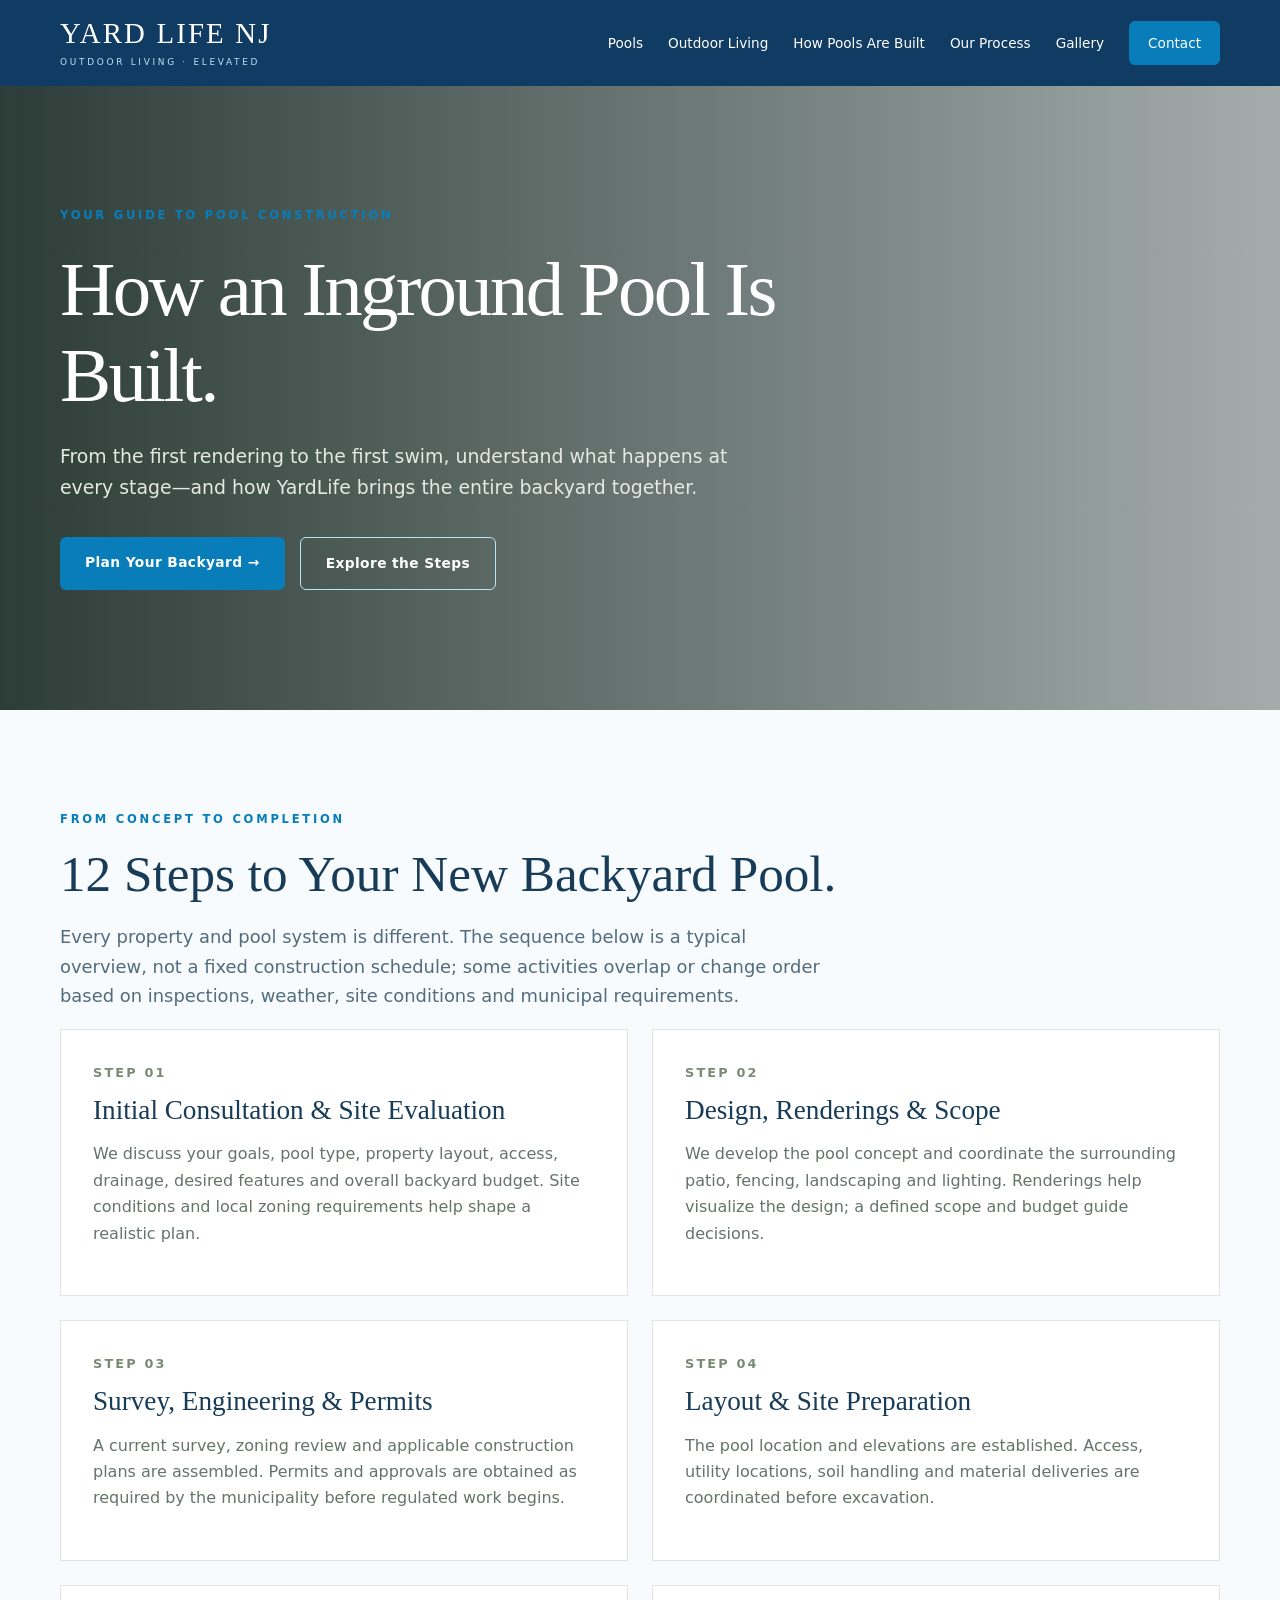
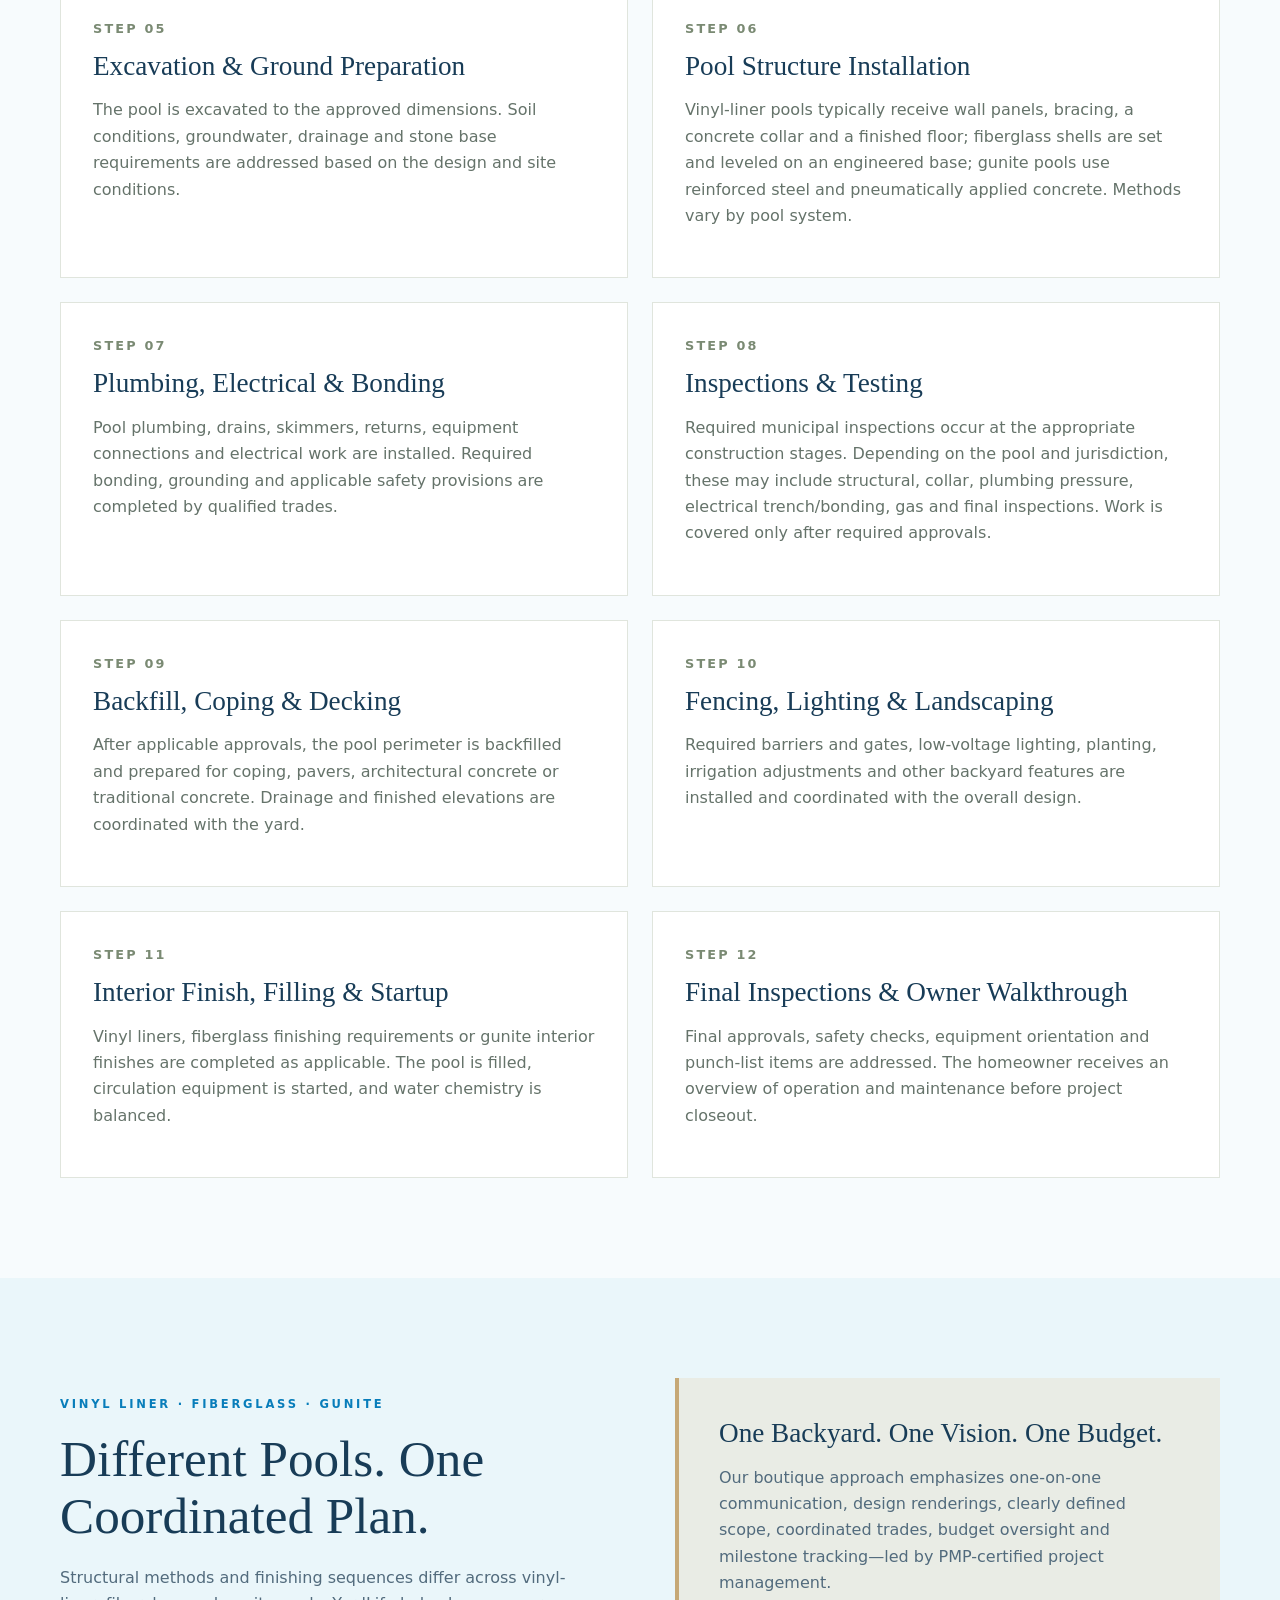
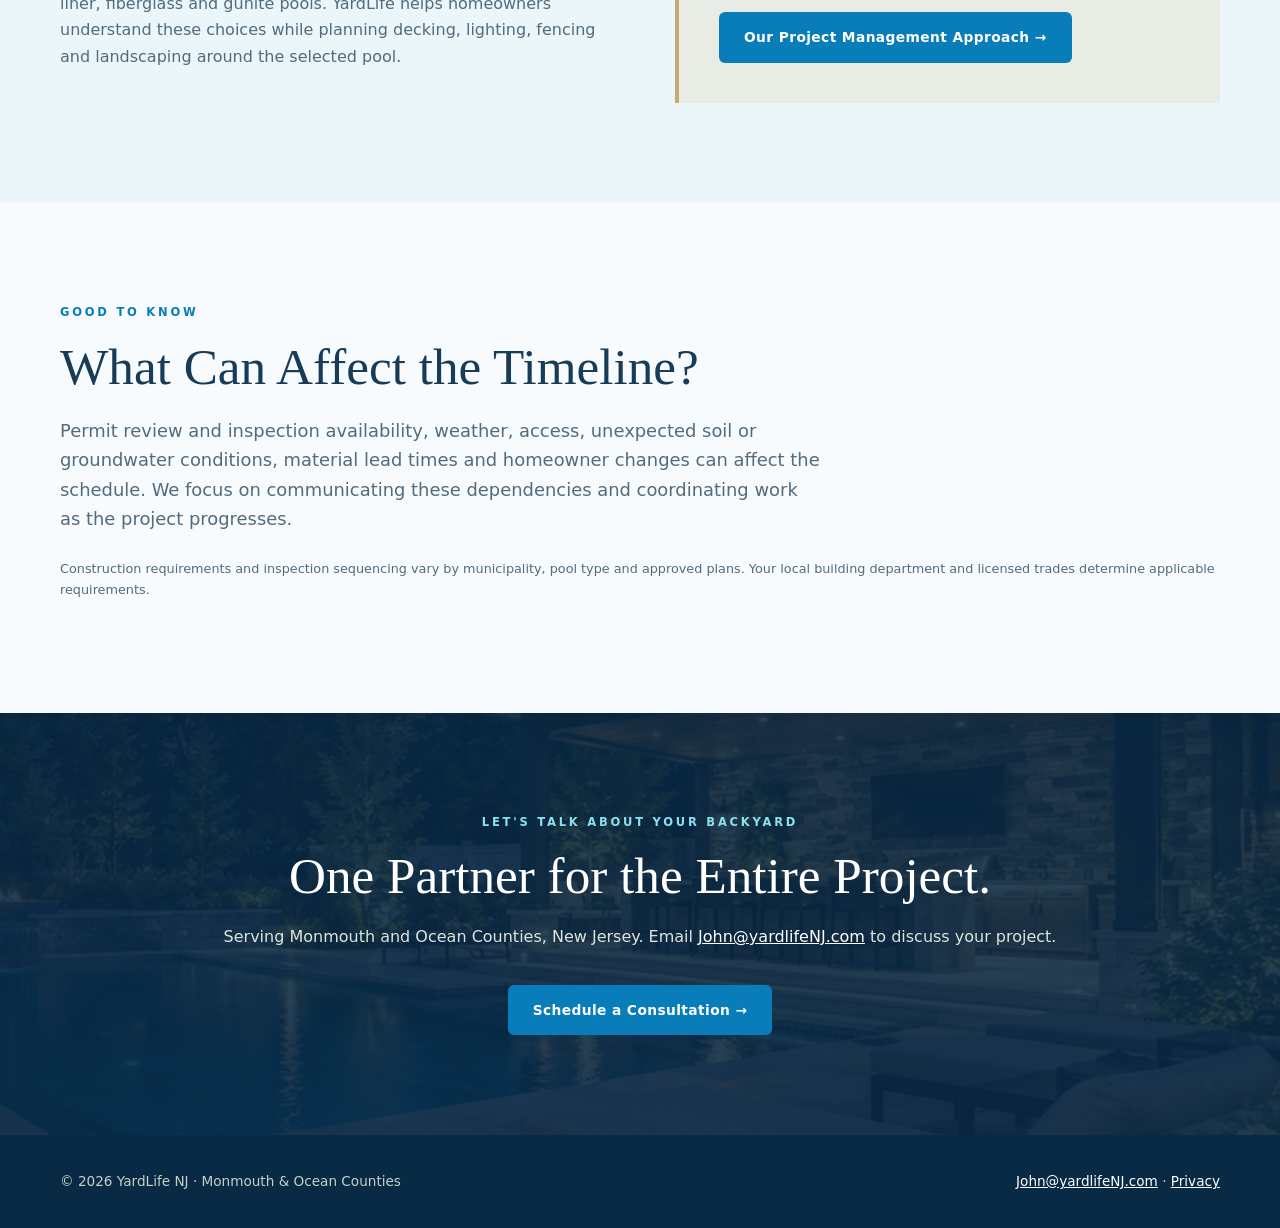
<file: how-a-pool-is-built.html>
<!doctype html><html lang="en"><head><meta charset="utf-8"><meta name="viewport" content="width=device-width,initial-scale=1"><title>How an Inground Pool Is Built | YardLife NJ</title><meta name="description" content="Learn the steps to build an inground swimming pool in Monmouth and Ocean Counties NJ, from design and permits to excavation, installation, inspections, decking and startup."><link rel="canonical" href="https://yardlifenj.com/how-a-pool-is-built.html"><style>
:root{--dark:#14251e;--green:#274c39;--gold:#c6a876;--paper:#f7f5ef;--ink:#223029;--muted:#65736a}*{box-sizing:border-box}html{scroll-behavior:smooth}body{margin:0;background:var(--paper);color:var(--ink);font:16px/1.65 system-ui,-apple-system,Segoe UI,sans-serif}a{color:inherit}a:focus-visible,button:focus-visible{outline:3px solid var(--gold);outline-offset:4px}.wrap{width:min(1160px,calc(100% - 44px));margin:auto}.top{background:var(--dark);color:#fff}.top-inner{min-height:86px;display:flex;align-items:center;justify-content:space-between;gap:24px}.brand{text-decoration:none;font-family:Georgia,serif;font-size:1.8rem;letter-spacing:.075em;line-height:1}.brand small{display:block;font:500 .56rem system-ui;letter-spacing:.3em;margin-top:10px;color:#d8d2c4}.nav{display:flex;align-items:center;gap:25px;flex-wrap:wrap}.nav a{text-decoration:none;font-size:.85rem}.nav a:hover{text-decoration:underline}.nav .contact{border:1px solid #a7aa99;padding:10px 18px}.hero{background:linear-gradient(90deg,rgba(9,27,20,.88) 0%,rgba(9,27,20,.65) 46%,rgba(9,27,20,.18) 100%),url('https://images.unsplash.com/photo-1576013551627-0cc20b96c2a7?auto=format&fit=crop&w=2200&q=85') center 55%/cover no-repeat;color:#fff;min-height:620px;display:flex;align-items:center;position:relative;overflow:hidden}.hero:after{content:"";position:absolute;right:-130px;bottom:-240px;width:700px;height:700px;border:1px solid #ffffff30;border-radius:50%;box-shadow:0 0 0 90px #ffffff09,0 0 0 180px #ffffff06;pointer-events:none}.hero .wrap{position:relative;z-index:1;padding:90px 0}.eyebrow{font-size:.72rem;letter-spacing:.24em;text-transform:uppercase;font-weight:700;color:var(--gold)}h1,h2,h3{font-family:Georgia,serif;font-weight:400;line-height:1.12}h1{font-size:clamp(3.5rem,7vw,6.7rem);letter-spacing:-.035em;max-width:850px;margin:22px 0}h2{font-size:clamp(2.3rem,4vw,3.7rem);margin:16px 0 20px}h3{font-size:1.7rem;margin:0 0 12px}.hero p{max-width:570px;color:#e0e7df;font-size:1.13rem}.buttons{display:flex;gap:15px;flex-wrap:wrap;margin-top:34px}.btn{display:inline-block;text-decoration:none;background:var(--gold);color:#18251c;padding:14px 25px;font-weight:700;font-size:.86rem;letter-spacing:.03em}.btn.secondary{background:transparent;color:#fff;border:1px solid #a7b6aa}.section{padding:100px 0}.intro{max-width:730px;margin-bottom:45px}.intro p,.card p,.split p{color:var(--muted)}.cards{display:grid;grid-template-columns:repeat(3,1fr);gap:20px}.card{background:#fff;border:1px solid #e5e6df;padding:0 0 30px;overflow:hidden}.card img{display:block;width:100%;height:245px;object-fit:cover}.card h3,.card p,.card a,.card .num{margin-left:26px;margin-right:26px}.card .num{display:block;margin-top:26px}.card p{min-height:100px}.card a{display:inline-block}.card .num{font:700 .8rem system-ui;color:#7b896d;letter-spacing:.15em}.card a{font-weight:700;text-underline-offset:5px}.cream{background:#e9ece5}.split{display:grid;grid-template-columns:1fr 1fr;gap:70px;align-items:center}.feature{padding:50px;border-left:3px solid var(--gold);background:#fff}.feature p{margin-bottom:0}.closing{background:linear-gradient(rgba(11,30,23,.87),rgba(11,30,23,.87)),url('https://images.unsplash.com/photo-1564013799919-ab600027ffc6?auto=format&fit=crop&w=1800&q=80') center/cover;color:#fff;text-align:center;padding:100px 20px}.closing p{color:#dce5dd}.closing h2{max-width:780px;margin:15px auto 20px}footer{background:#101e18;color:#c4d0c6;padding:35px 0;font-size:.85rem}footer .wrap{display:flex;justify-content:space-between;gap:20px;flex-wrap:wrap}footer a{color:#fff}@media(max-width:800px){.top-inner{padding:22px 0;align-items:flex-start;flex-direction:column}.nav{gap:14px}.hero{min-height:550px}.section{padding:65px 0}.cards,.split{grid-template-columns:1fr}.split{gap:25px}.feature{padding:30px}}@media(max-width:420px){.nav{gap:10px}.nav a{font-size:.75rem}.hero h1{font-size:3.2rem}}

.pagehero{background:linear-gradient(90deg,rgba(9,27,20,.85),rgba(9,27,20,.35)),var(--photo) center/cover no-repeat;color:white;padding:120px 0 105px}.pagehero h1{font-size:clamp(3rem,6vw,5.4rem);max-width:850px}.pagehero p{font-size:1.18rem;max-width:690px;color:#e5e9e3}.tiles{display:grid;grid-template-columns:repeat(3,1fr);gap:24px}.tile{background:#fff;border:1px solid #e1e5df;overflow:hidden}.tile img{height:230px;width:100%;object-fit:cover;display:block}.tile .inside{padding:28px}.tile p{color:var(--muted)}.steps{display:grid;grid-template-columns:repeat(2,1fr);gap:22px}.step{background:white;padding:32px;border-left:3px solid var(--gold)}.step span{font-size:.75rem;letter-spacing:.16em;color:var(--green);font-weight:bold}.step p{color:var(--muted)}.lead{max-width:760px;color:var(--muted);font-size:1.12rem}.notice{font-size:.8rem;color:var(--muted);margin-top:24px}.contactbox{background:white;padding:38px;border:1px solid #e0e5dc}.contactbox a{color:var(--green);font-weight:bold}@media(max-width:800px){.tiles,.steps{grid-template-columns:1fr}.pagehero{padding:75px 0}.tile img{height:250px}}.buildsteps{display:grid;grid-template-columns:1fr 1fr;gap:24px}.buildstep{background:#fff;border:1px solid #e0e5dd;padding:32px}.buildstep .number{font-weight:800;letter-spacing:.17em;color:#7a8a73;font-size:.8rem}.buildstep p{color:#65736a}.buildstep h3{margin-top:12px}.callout{background:#e9ece5;padding:40px;border-left:4px solid #c6a876}.callout p{max-width:850px}.buildhero{background:linear-gradient(90deg,rgba(9,27,20,.85),rgba(9,27,20,.35)),url('https://images.unsplash.com/photo-1576013551627-0cc20b96c2a7?auto=format&fit=crop&w=1800&q=85') center/cover;color:white;padding:120px 0}.buildhero h1{font-size:clamp(3rem,6vw,5.4rem)}.buildhero p{color:#e5e9e3;max-width:680px;font-size:1.18rem}@media(max-width:800px){.buildsteps{grid-template-columns:1fr}.buildhero{padding:75px 0}}</style><link rel="stylesheet" href="/yardlife-theme.css?v=20261114"></head><body><header class="top"><div class="wrap top-inner"><a class="brand" href="/">YARD LIFE NJ<small>OUTDOOR LIVING · ELEVATED</small></a><nav class="nav" aria-label="Main navigation"><a href="/inground-pools.html">Pools</a><a href="/outdoor-living.html">Outdoor Living</a><a href="/how-a-pool-is-built.html">How Pools Are Built</a><a href="/pool-building-process.html">Our Process</a><a href="/gallery.html">Gallery</a><a class="contact" href="/contact.html">Contact</a></nav></div></header><main><section class="buildhero"><div class="wrap"><div class="eyebrow">YOUR GUIDE TO POOL CONSTRUCTION</div><h1>How an Inground Pool Is Built.</h1><p>From the first rendering to the first swim, understand what happens at every stage—and how YardLife brings the entire backyard together.</p><div class="buttons"><a class="btn" href="/contact.html">Plan Your Backyard →</a><a class="btn secondary" href="#steps">Explore the Steps</a></div></div></section><section class="section" id="steps"><div class="wrap"><div class="eyebrow">FROM CONCEPT TO COMPLETION</div><h2>12 Steps to Your New Backyard Pool.</h2><p class="lead">Every property and pool system is different. The sequence below is a typical overview, not a fixed construction schedule; some activities overlap or change order based on inspections, weather, site conditions and municipal requirements.</p><div class="buildsteps"><article class="buildstep"><div class="number">STEP 01</div><h3>Initial Consultation & Site Evaluation</h3><p>We discuss your goals, pool type, property layout, access, drainage, desired features and overall backyard budget. Site conditions and local zoning requirements help shape a realistic plan.</p></article><article class="buildstep"><div class="number">STEP 02</div><h3>Design, Renderings & Scope</h3><p>We develop the pool concept and coordinate the surrounding patio, fencing, landscaping and lighting. Renderings help visualize the design; a defined scope and budget guide decisions.</p></article><article class="buildstep"><div class="number">STEP 03</div><h3>Survey, Engineering & Permits</h3><p>A current survey, zoning review and applicable construction plans are assembled. Permits and approvals are obtained as required by the municipality before regulated work begins.</p></article><article class="buildstep"><div class="number">STEP 04</div><h3>Layout & Site Preparation</h3><p>The pool location and elevations are established. Access, utility locations, soil handling and material deliveries are coordinated before excavation.</p></article><article class="buildstep"><div class="number">STEP 05</div><h3>Excavation & Ground Preparation</h3><p>The pool is excavated to the approved dimensions. Soil conditions, groundwater, drainage and stone base requirements are addressed based on the design and site conditions.</p></article><article class="buildstep"><div class="number">STEP 06</div><h3>Pool Structure Installation</h3><p>Vinyl-liner pools typically receive wall panels, bracing, a concrete collar and a finished floor; fiberglass shells are set and leveled on an engineered base; gunite pools use reinforced steel and pneumatically applied concrete. Methods vary by pool system.</p></article><article class="buildstep"><div class="number">STEP 07</div><h3>Plumbing, Electrical & Bonding</h3><p>Pool plumbing, drains, skimmers, returns, equipment connections and electrical work are installed. Required bonding, grounding and applicable safety provisions are completed by qualified trades.</p></article><article class="buildstep"><div class="number">STEP 08</div><h3>Inspections & Testing</h3><p>Required municipal inspections occur at the appropriate construction stages. Depending on the pool and jurisdiction, these may include structural, collar, plumbing pressure, electrical trench/bonding, gas and final inspections. Work is covered only after required approvals.</p></article><article class="buildstep"><div class="number">STEP 09</div><h3>Backfill, Coping & Decking</h3><p>After applicable approvals, the pool perimeter is backfilled and prepared for coping, pavers, architectural concrete or traditional concrete. Drainage and finished elevations are coordinated with the yard.</p></article><article class="buildstep"><div class="number">STEP 10</div><h3>Fencing, Lighting & Landscaping</h3><p>Required barriers and gates, low-voltage lighting, planting, irrigation adjustments and other backyard features are installed and coordinated with the overall design.</p></article><article class="buildstep"><div class="number">STEP 11</div><h3>Interior Finish, Filling & Startup</h3><p>Vinyl liners, fiberglass finishing requirements or gunite interior finishes are completed as applicable. The pool is filled, circulation equipment is started, and water chemistry is balanced.</p></article><article class="buildstep"><div class="number">STEP 12</div><h3>Final Inspections & Owner Walkthrough</h3><p>Final approvals, safety checks, equipment orientation and punch-list items are addressed. The homeowner receives an overview of operation and maintenance before project closeout.</p></article></div></div></section><section class="section cream"><div class="wrap split"><div><div class="eyebrow">VINYL LINER · FIBERGLASS · GUNITE</div><h2>Different Pools. One Coordinated Plan.</h2><p>Structural methods and finishing sequences differ across vinyl-liner, fiberglass and gunite pools. YardLife helps homeowners understand these choices while planning decking, lighting, fencing and landscaping around the selected pool.</p></div><div class="callout"><h3>One Backyard. One Vision. One Budget.</h3><p>Our boutique approach emphasizes one-on-one communication, design renderings, clearly defined scope, coordinated trades, budget oversight and milestone tracking—led by PMP-certified project management.</p><a class="btn" href="/pool-building-process.html">Our Project Management Approach →</a></div></div></section><section class="section"><div class="wrap"><div class="eyebrow">GOOD TO KNOW</div><h2>What Can Affect the Timeline?</h2><p class="lead">Permit review and inspection availability, weather, access, unexpected soil or groundwater conditions, material lead times and homeowner changes can affect the schedule. We focus on communicating these dependencies and coordinating work as the project progresses.</p><p class="notice">Construction requirements and inspection sequencing vary by municipality, pool type and approved plans. Your local building department and licensed trades determine applicable requirements.</p></div></section></main><section class="closing"><div class="eyebrow">LET'S TALK ABOUT YOUR BACKYARD</div><h2>One Partner for the Entire Project.</h2><p>Serving Monmouth and Ocean Counties, New Jersey. Email <a style="color:white" href="mailto:John@yardlifeNJ.com">John@yardlifeNJ.com</a> to discuss your project.</p><div class="buttons" style="justify-content:center"><a class="btn" href="/contact.html">Schedule a Consultation →</a></div></section><footer><div class="wrap"><span>© 2026 YardLife NJ · Monmouth &amp; Ocean Counties</span><span><a href="mailto:John@yardlifeNJ.com">John@yardlifeNJ.com</a> · <a href="/privacy.html">Privacy</a></span></div></footer></body></html>
</file>
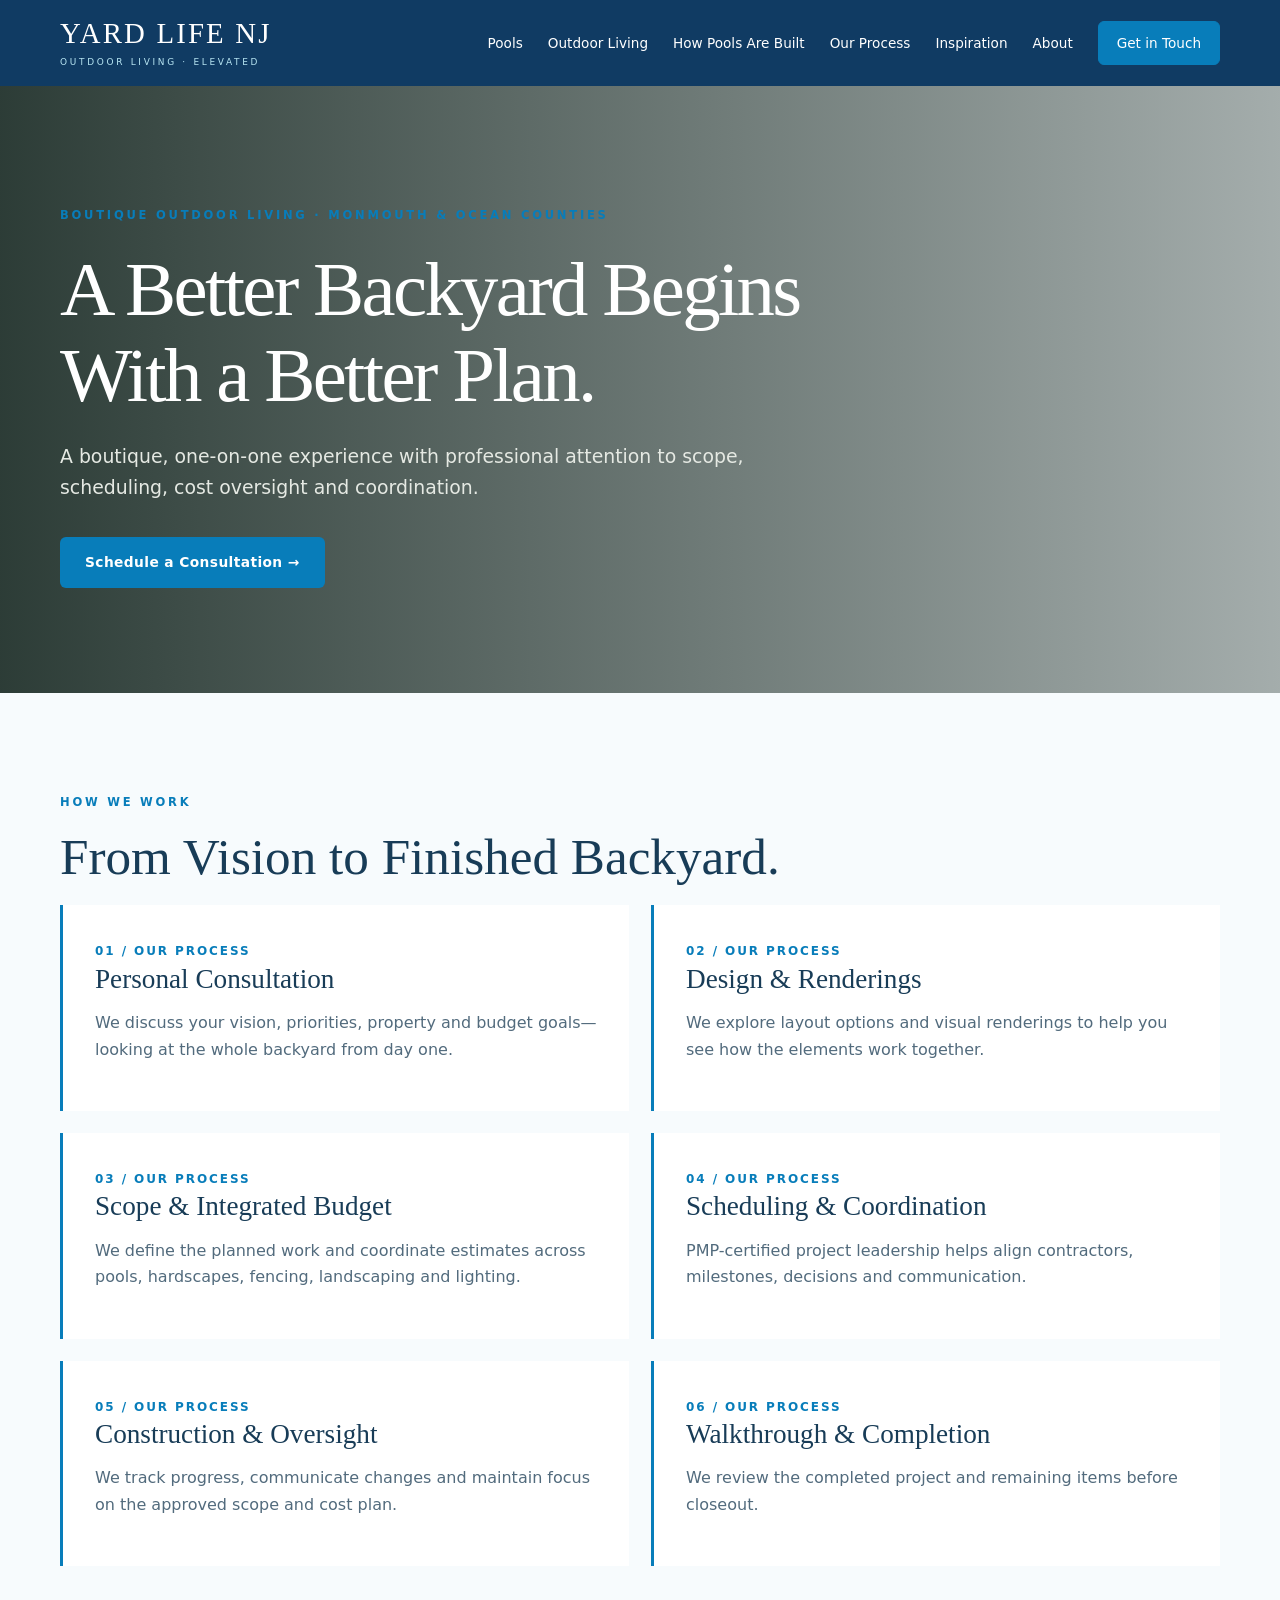
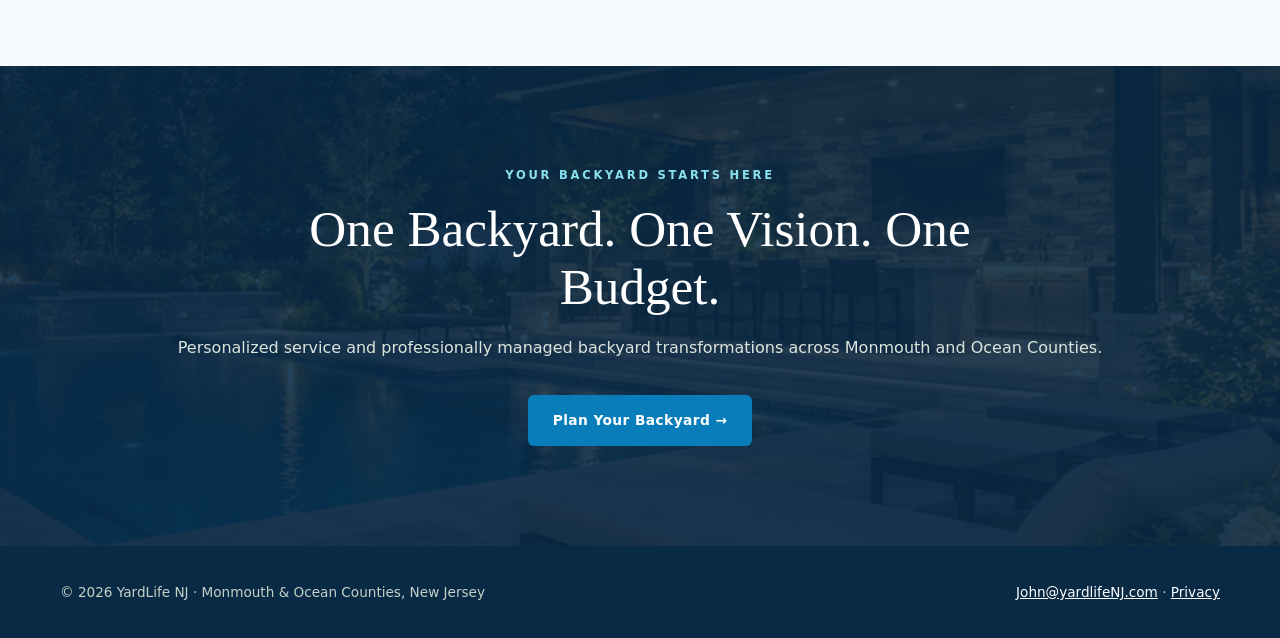
<file: pool-building-process.html>
<!doctype html><html lang="en"><head><meta charset="utf-8"><meta name="viewport" content="width=device-width,initial-scale=1"><title>Our Process & Project Management | YardLife NJ</title><meta name="description" content="Learn about YardLife NJ's personalized design, renderings, integrated budgets and PMP-led project management."><meta name="theme-color" content="#14251e"><style>
:root{--dark:#14251e;--green:#274c39;--gold:#c6a876;--paper:#f7f5ef;--ink:#223029;--muted:#65736a}*{box-sizing:border-box}html{scroll-behavior:smooth}body{margin:0;background:var(--paper);color:var(--ink);font:16px/1.65 system-ui,-apple-system,Segoe UI,sans-serif}a{color:inherit}a:focus-visible,button:focus-visible{outline:3px solid var(--gold);outline-offset:4px}.wrap{width:min(1160px,calc(100% - 44px));margin:auto}.top{background:var(--dark);color:#fff}.top-inner{min-height:86px;display:flex;align-items:center;justify-content:space-between;gap:24px}.brand{text-decoration:none;font-family:Georgia,serif;font-size:1.8rem;letter-spacing:.075em;line-height:1}.brand small{display:block;font:500 .56rem system-ui;letter-spacing:.3em;margin-top:10px;color:#d8d2c4}.nav{display:flex;align-items:center;gap:25px;flex-wrap:wrap}.nav a{text-decoration:none;font-size:.85rem}.nav a:hover{text-decoration:underline}.nav .contact{border:1px solid #a7aa99;padding:10px 18px}.hero{background:linear-gradient(90deg,rgba(9,27,20,.88) 0%,rgba(9,27,20,.65) 46%,rgba(9,27,20,.18) 100%),url('https://images.unsplash.com/photo-1576013551627-0cc20b96c2a7?auto=format&fit=crop&w=2200&q=85') center 55%/cover no-repeat;color:#fff;min-height:620px;display:flex;align-items:center;position:relative;overflow:hidden}.hero:after{content:"";position:absolute;right:-130px;bottom:-240px;width:700px;height:700px;border:1px solid #ffffff30;border-radius:50%;box-shadow:0 0 0 90px #ffffff09,0 0 0 180px #ffffff06;pointer-events:none}.hero .wrap{position:relative;z-index:1;padding:90px 0}.eyebrow{font-size:.72rem;letter-spacing:.24em;text-transform:uppercase;font-weight:700;color:var(--gold)}h1,h2,h3{font-family:Georgia,serif;font-weight:400;line-height:1.12}h1{font-size:clamp(3.5rem,7vw,6.7rem);letter-spacing:-.035em;max-width:850px;margin:22px 0}h2{font-size:clamp(2.3rem,4vw,3.7rem);margin:16px 0 20px}h3{font-size:1.7rem;margin:0 0 12px}.hero p{max-width:570px;color:#e0e7df;font-size:1.13rem}.buttons{display:flex;gap:15px;flex-wrap:wrap;margin-top:34px}.btn{display:inline-block;text-decoration:none;background:var(--gold);color:#18251c;padding:14px 25px;font-weight:700;font-size:.86rem;letter-spacing:.03em}.btn.secondary{background:transparent;color:#fff;border:1px solid #a7b6aa}.section{padding:100px 0}.intro{max-width:730px;margin-bottom:45px}.intro p,.card p,.split p{color:var(--muted)}.cards{display:grid;grid-template-columns:repeat(3,1fr);gap:20px}.card{background:#fff;border:1px solid #e5e6df;padding:0 0 30px;overflow:hidden}.card img{display:block;width:100%;height:245px;object-fit:cover}.card h3,.card p,.card a,.card .num{margin-left:26px;margin-right:26px}.card .num{display:block;margin-top:26px}.card p{min-height:100px}.card a{display:inline-block}.card .num{font:700 .8rem system-ui;color:#7b896d;letter-spacing:.15em}.card a{font-weight:700;text-underline-offset:5px}.cream{background:#e9ece5}.split{display:grid;grid-template-columns:1fr 1fr;gap:70px;align-items:center}.feature{padding:50px;border-left:3px solid var(--gold);background:#fff}.feature p{margin-bottom:0}.closing{background:linear-gradient(rgba(11,30,23,.87),rgba(11,30,23,.87)),url('https://images.unsplash.com/photo-1564013799919-ab600027ffc6?auto=format&fit=crop&w=1800&q=80') center/cover;color:#fff;text-align:center;padding:100px 20px}.closing p{color:#dce5dd}.closing h2{max-width:780px;margin:15px auto 20px}footer{background:#101e18;color:#c4d0c6;padding:35px 0;font-size:.85rem}footer .wrap{display:flex;justify-content:space-between;gap:20px;flex-wrap:wrap}footer a{color:#fff}@media(max-width:800px){.top-inner{padding:22px 0;align-items:flex-start;flex-direction:column}.nav{gap:14px}.hero{min-height:550px}.section{padding:65px 0}.cards,.split{grid-template-columns:1fr}.split{gap:25px}.feature{padding:30px}}@media(max-width:420px){.nav{gap:10px}.nav a{font-size:.75rem}.hero h1{font-size:3.2rem}}

.pagehero{background:linear-gradient(90deg,rgba(9,27,20,.85),rgba(9,27,20,.35)),var(--photo) center/cover no-repeat;color:white;padding:120px 0 105px}.pagehero h1{font-size:clamp(3rem,6vw,5.4rem);max-width:850px}.pagehero p{font-size:1.18rem;max-width:690px;color:#e5e9e3}.tiles{display:grid;grid-template-columns:repeat(3,1fr);gap:24px}.tile{background:#fff;border:1px solid #e1e5df;overflow:hidden}.tile img{height:230px;width:100%;object-fit:cover;display:block}.tile .inside{padding:28px}.tile p{color:var(--muted)}.steps{display:grid;grid-template-columns:repeat(2,1fr);gap:22px}.step{background:white;padding:32px;border-left:3px solid var(--gold)}.step span{font-size:.75rem;letter-spacing:.16em;color:var(--green);font-weight:bold}.step p{color:var(--muted)}.lead{max-width:760px;color:var(--muted);font-size:1.12rem}.notice{font-size:.8rem;color:var(--muted);margin-top:24px}.contactbox{background:white;padding:38px;border:1px solid #e0e5dc}.contactbox a{color:var(--green);font-weight:bold}@media(max-width:800px){.tiles,.steps{grid-template-columns:1fr}.pagehero{padding:75px 0}.tile img{height:250px}}</style><link rel="stylesheet" href="/yardlife-theme.css?v=20261114"></head><body><header class="top"><div class="wrap top-inner"><a class="brand" href="/">YARD LIFE NJ<small>OUTDOOR LIVING · ELEVATED</small></a><nav class="nav" aria-label="Main navigation"><a href="/inground-pools.html">Pools</a><a href="/outdoor-living.html">Outdoor Living</a><a href="/how-a-pool-is-built.html">How Pools Are Built</a><a href="/pool-building-process.html">Our Process</a><a href="/gallery.html">Inspiration</a><a href="/about.html">About</a><a class="contact" href="/contact.html">Get in Touch</a></nav></div></header><main><section class="pagehero" style="--photo:url('https://images.unsplash.com/photo-1564013799919-ab600027ffc6?auto=format&fit=crop&w=1800&q=85')"><div class="wrap"><div class="eyebrow">BOUTIQUE OUTDOOR LIVING · MONMOUTH &amp; OCEAN COUNTIES</div><h1>A Better Backyard Begins With a Better Plan.</h1><p>A boutique, one-on-one experience with professional attention to scope, scheduling, cost oversight and coordination.</p><div class="buttons"><a class="btn" href="/contact.html">Schedule a Consultation →</a></div></div></section><section class="section"><div class="wrap"><div class="eyebrow">HOW WE WORK</div><h2>From Vision to Finished Backyard.</h2><div class="steps"><article class="step"><span>01 / OUR PROCESS</span><h3>Personal Consultation</h3><p>We discuss your vision, priorities, property and budget goals—looking at the whole backyard from day one.</p></article><article class="step"><span>02 / OUR PROCESS</span><h3>Design & Renderings</h3><p>We explore layout options and visual renderings to help you see how the elements work together.</p></article><article class="step"><span>03 / OUR PROCESS</span><h3>Scope & Integrated Budget</h3><p>We define the planned work and coordinate estimates across pools, hardscapes, fencing, landscaping and lighting.</p></article><article class="step"><span>04 / OUR PROCESS</span><h3>Scheduling & Coordination</h3><p>PMP-certified project leadership helps align contractors, milestones, decisions and communication.</p></article><article class="step"><span>05 / OUR PROCESS</span><h3>Construction & Oversight</h3><p>We track progress, communicate changes and maintain focus on the approved scope and cost plan.</p></article><article class="step"><span>06 / OUR PROCESS</span><h3>Walkthrough & Completion</h3><p>We review the completed project and remaining items before closeout.</p></article></div></div></section></main><section class="closing"><div class="eyebrow">YOUR BACKYARD STARTS HERE</div><h2>One Backyard. One Vision. One Budget.</h2><p>Personalized service and professionally managed backyard transformations across Monmouth and Ocean Counties.</p><div class="buttons" style="justify-content:center"><a class="btn" href="/contact.html">Plan Your Backyard →</a></div></section><footer><div class="wrap"><span>© 2026 YardLife NJ · Monmouth &amp; Ocean Counties, New Jersey</span><span><a href="mailto:John@yardlifeNJ.com">John@yardlifeNJ.com</a> · <a href="/privacy.html">Privacy</a></span></div></footer></body></html>
</file>
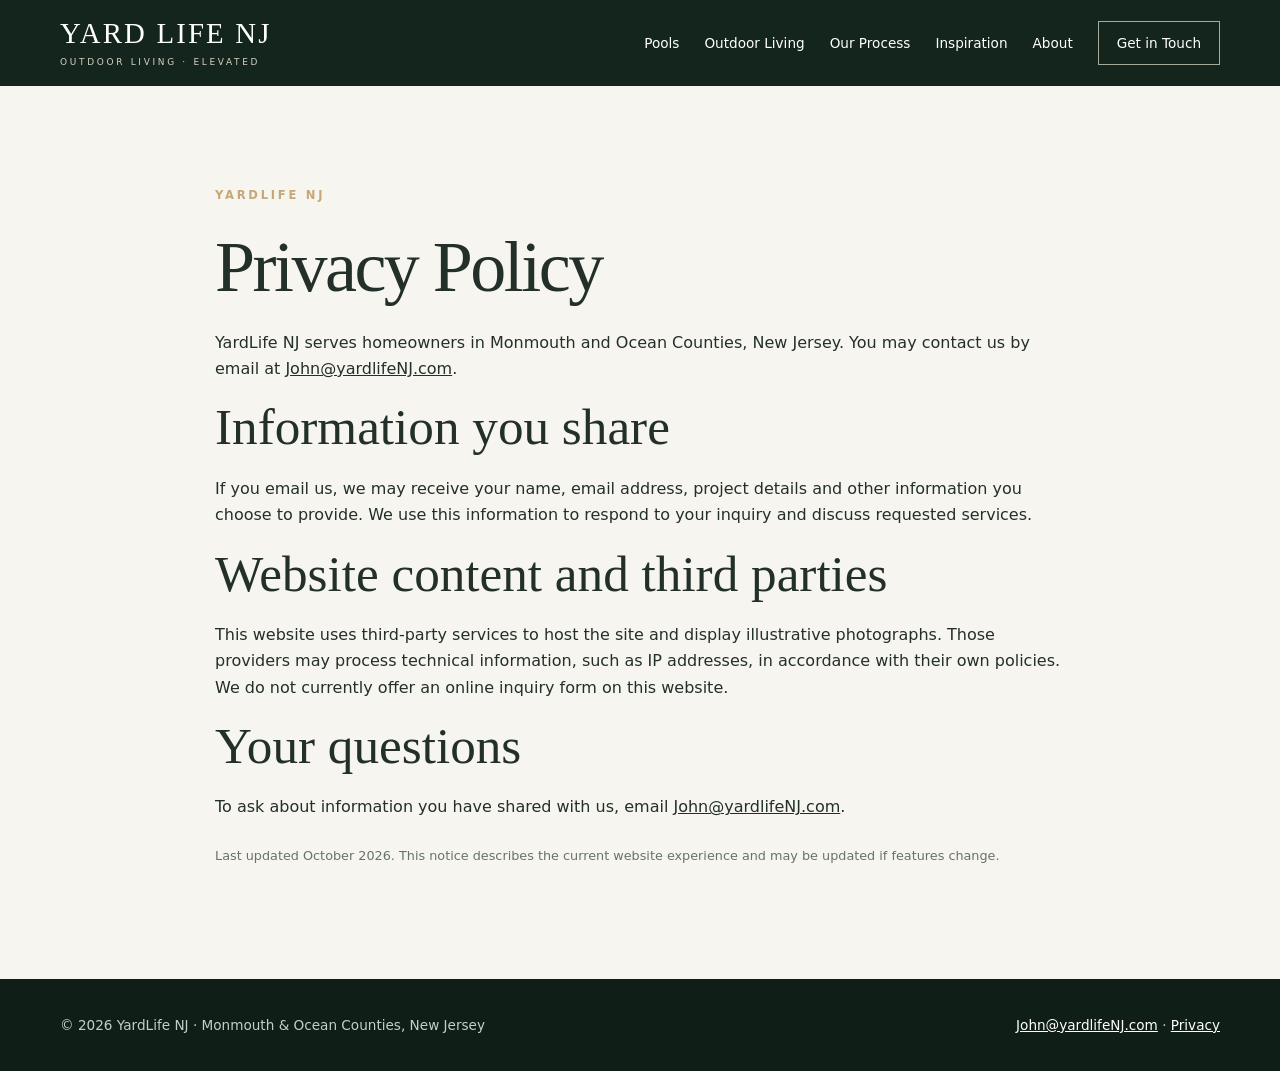
<file: privacy.html>
<!doctype html><html lang="en"><head><meta charset="utf-8"><meta name="viewport" content="width=device-width,initial-scale=1"><title>Privacy Policy | YardLife NJ</title><meta name="description" content="Privacy and contact information for YardLife NJ."><style>
:root{--dark:#14251e;--green:#274c39;--gold:#c6a876;--paper:#f7f5ef;--ink:#223029;--muted:#65736a}*{box-sizing:border-box}html{scroll-behavior:smooth}body{margin:0;background:var(--paper);color:var(--ink);font:16px/1.65 system-ui,-apple-system,Segoe UI,sans-serif}a{color:inherit}a:focus-visible,button:focus-visible{outline:3px solid var(--gold);outline-offset:4px}.wrap{width:min(1160px,calc(100% - 44px));margin:auto}.top{background:var(--dark);color:#fff}.top-inner{min-height:86px;display:flex;align-items:center;justify-content:space-between;gap:24px}.brand{text-decoration:none;font-family:Georgia,serif;font-size:1.8rem;letter-spacing:.075em;line-height:1}.brand small{display:block;font:500 .56rem system-ui;letter-spacing:.3em;margin-top:10px;color:#d8d2c4}.nav{display:flex;align-items:center;gap:25px;flex-wrap:wrap}.nav a{text-decoration:none;font-size:.85rem}.nav a:hover{text-decoration:underline}.nav .contact{border:1px solid #a7aa99;padding:10px 18px}.hero{background:linear-gradient(90deg,rgba(9,27,20,.88) 0%,rgba(9,27,20,.65) 46%,rgba(9,27,20,.18) 100%),url('https://images.unsplash.com/photo-1576013551627-0cc20b96c2a7?auto=format&fit=crop&w=2200&q=85') center 55%/cover no-repeat;color:#fff;min-height:620px;display:flex;align-items:center;position:relative;overflow:hidden}.hero:after{content:"";position:absolute;right:-130px;bottom:-240px;width:700px;height:700px;border:1px solid #ffffff30;border-radius:50%;box-shadow:0 0 0 90px #ffffff09,0 0 0 180px #ffffff06;pointer-events:none}.hero .wrap{position:relative;z-index:1;padding:90px 0}.eyebrow{font-size:.72rem;letter-spacing:.24em;text-transform:uppercase;font-weight:700;color:var(--gold)}h1,h2,h3{font-family:Georgia,serif;font-weight:400;line-height:1.12}h1{font-size:clamp(3.5rem,7vw,6.7rem);letter-spacing:-.035em;max-width:850px;margin:22px 0}h2{font-size:clamp(2.3rem,4vw,3.7rem);margin:16px 0 20px}h3{font-size:1.7rem;margin:0 0 12px}.hero p{max-width:570px;color:#e0e7df;font-size:1.13rem}.buttons{display:flex;gap:15px;flex-wrap:wrap;margin-top:34px}.btn{display:inline-block;text-decoration:none;background:var(--gold);color:#18251c;padding:14px 25px;font-weight:700;font-size:.86rem;letter-spacing:.03em}.btn.secondary{background:transparent;color:#fff;border:1px solid #a7b6aa}.section{padding:100px 0}.intro{max-width:730px;margin-bottom:45px}.intro p,.card p,.split p{color:var(--muted)}.cards{display:grid;grid-template-columns:repeat(3,1fr);gap:20px}.card{background:#fff;border:1px solid #e5e6df;padding:0 0 30px;overflow:hidden}.card img{display:block;width:100%;height:245px;object-fit:cover}.card h3,.card p,.card a,.card .num{margin-left:26px;margin-right:26px}.card .num{display:block;margin-top:26px}.card p{min-height:100px}.card a{display:inline-block}.card .num{font:700 .8rem system-ui;color:#7b896d;letter-spacing:.15em}.card a{font-weight:700;text-underline-offset:5px}.cream{background:#e9ece5}.split{display:grid;grid-template-columns:1fr 1fr;gap:70px;align-items:center}.feature{padding:50px;border-left:3px solid var(--gold);background:#fff}.feature p{margin-bottom:0}.closing{background:linear-gradient(rgba(11,30,23,.87),rgba(11,30,23,.87)),url('https://images.unsplash.com/photo-1564013799919-ab600027ffc6?auto=format&fit=crop&w=1800&q=80') center/cover;color:#fff;text-align:center;padding:100px 20px}.closing p{color:#dce5dd}.closing h2{max-width:780px;margin:15px auto 20px}footer{background:#101e18;color:#c4d0c6;padding:35px 0;font-size:.85rem}footer .wrap{display:flex;justify-content:space-between;gap:20px;flex-wrap:wrap}footer a{color:#fff}@media(max-width:800px){.top-inner{padding:22px 0;align-items:flex-start;flex-direction:column}.nav{gap:14px}.hero{min-height:550px}.section{padding:65px 0}.cards,.split{grid-template-columns:1fr}.split{gap:25px}.feature{padding:30px}}@media(max-width:420px){.nav{gap:10px}.nav a{font-size:.75rem}.hero h1{font-size:3.2rem}}

.pagehero{background:linear-gradient(90deg,rgba(9,27,20,.85),rgba(9,27,20,.35)),var(--photo) center/cover no-repeat;color:white;padding:120px 0 105px}.pagehero h1{font-size:clamp(3rem,6vw,5.4rem);max-width:850px}.pagehero p{font-size:1.18rem;max-width:690px;color:#e5e9e3}.tiles{display:grid;grid-template-columns:repeat(3,1fr);gap:24px}.tile{background:#fff;border:1px solid #e1e5df;overflow:hidden}.tile img{height:230px;width:100%;object-fit:cover;display:block}.tile .inside{padding:28px}.tile p{color:var(--muted)}.steps{display:grid;grid-template-columns:repeat(2,1fr);gap:22px}.step{background:white;padding:32px;border-left:3px solid var(--gold)}.step span{font-size:.75rem;letter-spacing:.16em;color:var(--green);font-weight:bold}.step p{color:var(--muted)}.lead{max-width:760px;color:var(--muted);font-size:1.12rem}.notice{font-size:.8rem;color:var(--muted);margin-top:24px}.contactbox{background:white;padding:38px;border:1px solid #e0e5dc}.contactbox a{color:var(--green);font-weight:bold}@media(max-width:800px){.tiles,.steps{grid-template-columns:1fr}.pagehero{padding:75px 0}.tile img{height:250px}}</style></head><body><header class="top"><div class="wrap top-inner"><a class="brand" href="/">YARD LIFE NJ<small>OUTDOOR LIVING · ELEVATED</small></a><nav class="nav" aria-label="Main navigation"><a href="/inground-pools.html">Pools</a><a href="/outdoor-living.html">Outdoor Living</a><a href="/pool-building-process.html">Our Process</a><a href="/gallery.html">Inspiration</a><a href="/about.html">About</a><a class="contact" href="/contact.html">Get in Touch</a></nav></div></header><main><section class="section"><div class="wrap" style="max-width:850px"><div class="eyebrow">YARDLIFE NJ</div><h1 style="font-size:clamp(2.8rem,6vw,4.5rem)">Privacy Policy</h1><p>YardLife NJ serves homeowners in Monmouth and Ocean Counties, New Jersey. You may contact us by email at <a href="mailto:John@yardlifeNJ.com">John@yardlifeNJ.com</a>.</p><h2>Information you share</h2><p>If you email us, we may receive your name, email address, project details and other information you choose to provide. We use this information to respond to your inquiry and discuss requested services.</p><h2>Website content and third parties</h2><p>This website uses third-party services to host the site and display illustrative photographs. Those providers may process technical information, such as IP addresses, in accordance with their own policies. We do not currently offer an online inquiry form on this website.</p><h2>Your questions</h2><p>To ask about information you have shared with us, email <a href="mailto:John@yardlifeNJ.com">John@yardlifeNJ.com</a>.</p><p class="notice">Last updated October 2026. This notice describes the current website experience and may be updated if features change.</p></div></section></main><footer><div class="wrap"><span>© 2026 YardLife NJ · Monmouth &amp; Ocean Counties, New Jersey</span><span><a href="mailto:John@yardlifeNJ.com">John@yardlifeNJ.com</a> · <a href="/privacy.html">Privacy</a></span></div></footer></body></html>
</file>
<file: yardlife-theme.css>
/* Yard Life NJ — unified coastal pool palette */
:root{--dark:#103B63;--green:#087DBA;--gold:#087DBA;--paper:#EAF6FA;--ink:#183C57;--muted:#526B7D;--navy:#103B63;--pool-blue:#087DBA;--aqua:#35B9D0}
body{background:#f7fbfd;color:var(--ink)}
.top,header.top{background:var(--navy)}
.brand small{color:#b8e6f3}
.nav a:hover{color:#8be0ef}
.nav .contact{background:var(--pool-blue);border-color:var(--pool-blue);color:#fff;border-radius:6px}
.nav .contact:hover{background:#066493;color:#fff}
.hero{background-image:linear-gradient(90deg,rgba(7,35,62,.90) 0%,rgba(7,43,73,.67) 47%,rgba(7,43,73,.12) 100%),url('hero.jpg')}
.eyebrow,.card .num,.planning-grid span,.sample-tag{color:var(--pool-blue)}
.hero .eyebrow,.closing .eyebrow{color:#89e1ef}
.btn,.button,button[type=submit],input[type=submit]{background:var(--pool-blue);color:#fff;border-color:var(--pool-blue);border-radius:6px}
.btn:hover,.button:hover,button[type=submit]:hover,input[type=submit]:hover{background:#066493}
.btn.secondary{background:transparent;color:#fff;border-color:#b9e4f4}
.cream{background:var(--paper)}
.card,.sample-review,.planning-grid article,.review-panel{border-color:#d5e8f1}
.feature{border-left-color:var(--aqua)}
.adv-item{border-top-color:var(--aqua)}
.sample-review strong{color:var(--navy)}
.closing{background-image:linear-gradient(rgba(8,42,71,.88),rgba(8,42,71,.88)),url('hero.jpg')}
footer{background:#092A45}
a:focus-visible,button:focus-visible,input:focus-visible,textarea:focus-visible,select:focus-visible{outline:3px solid var(--aqua);outline-offset:3px}
</file>
